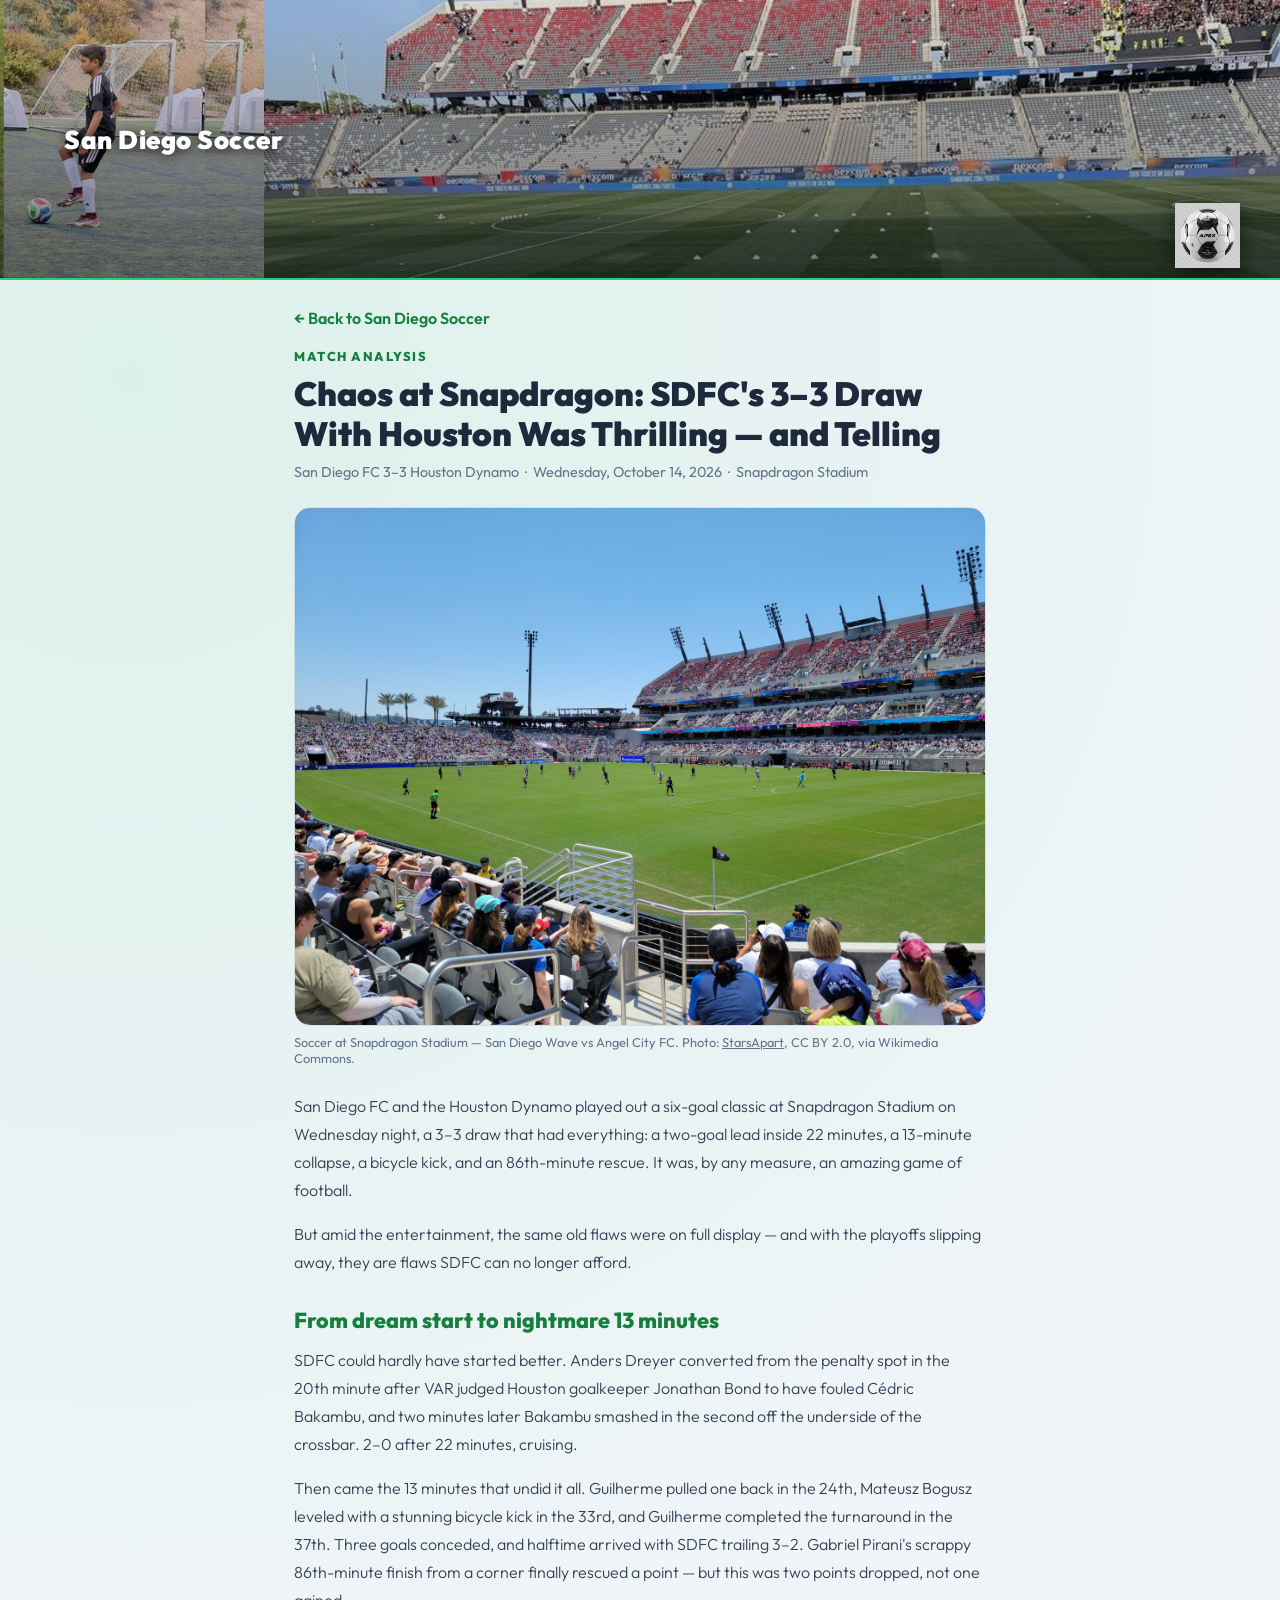
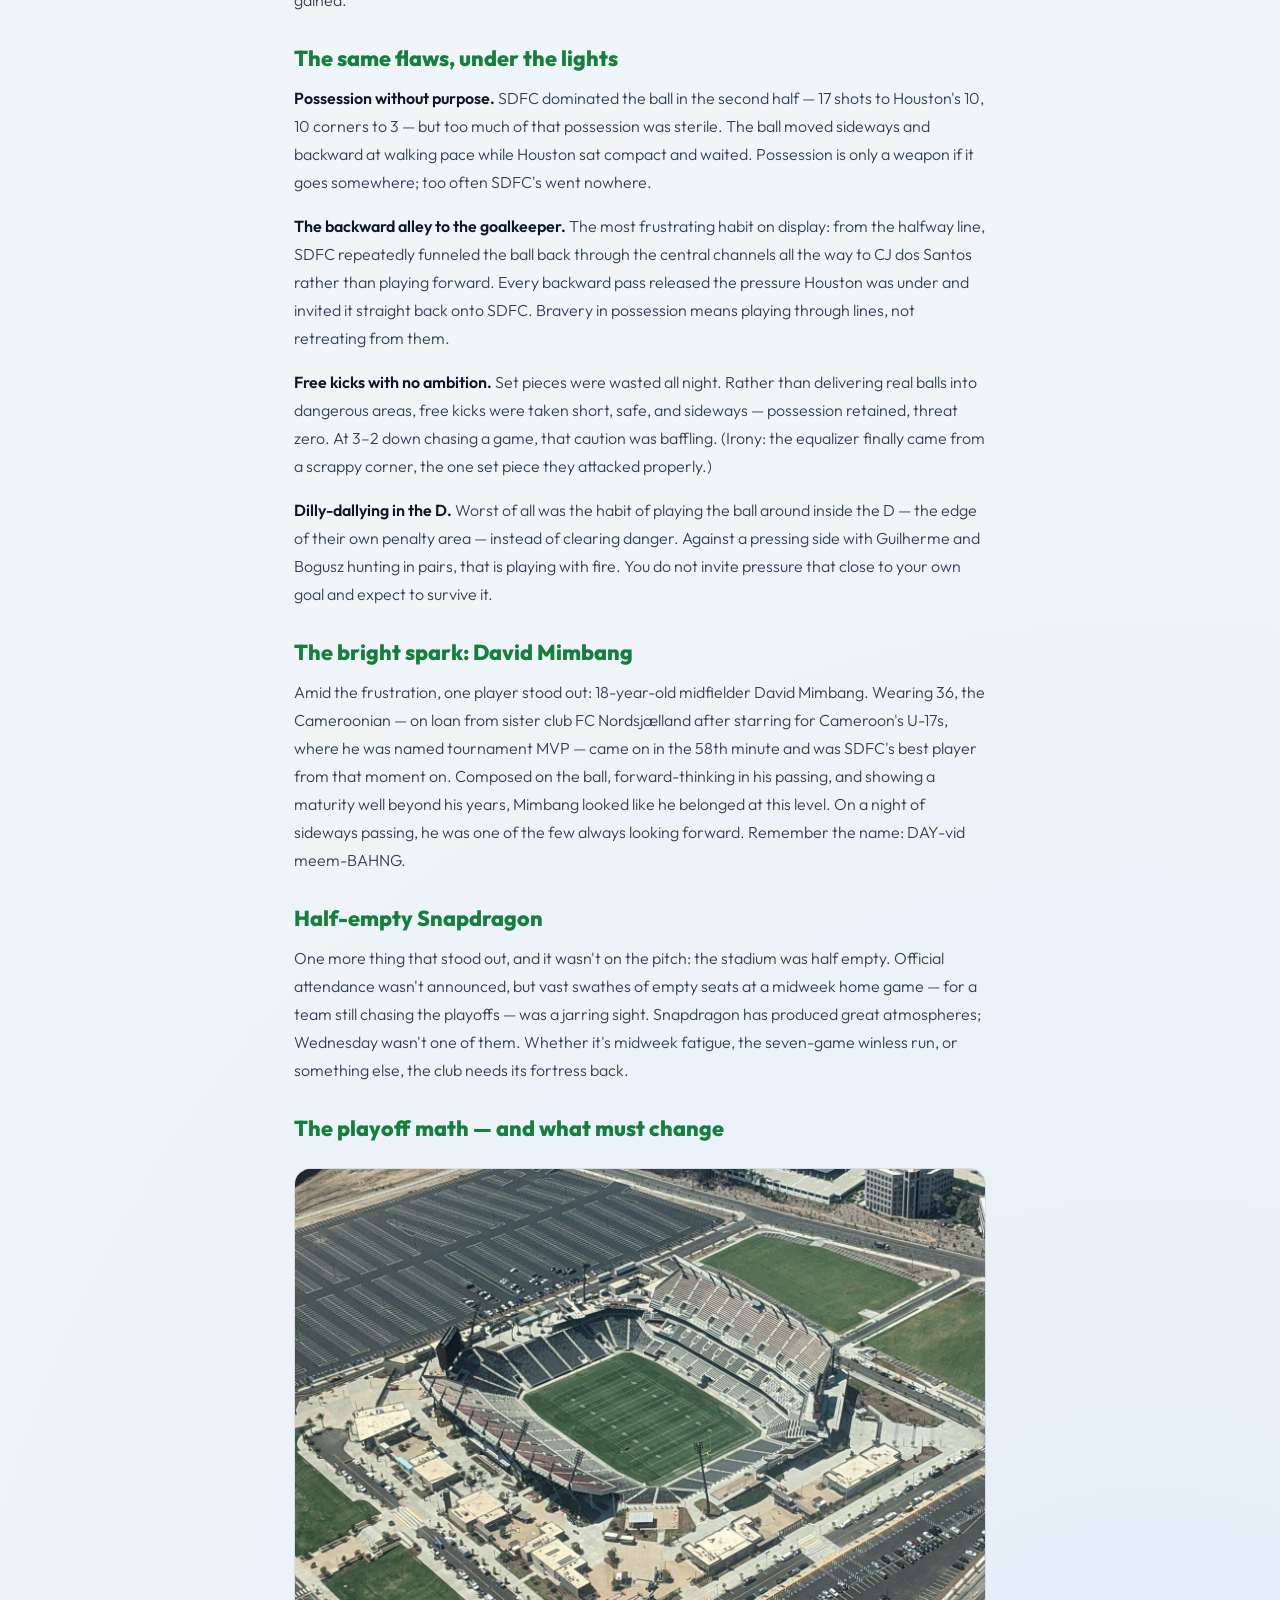
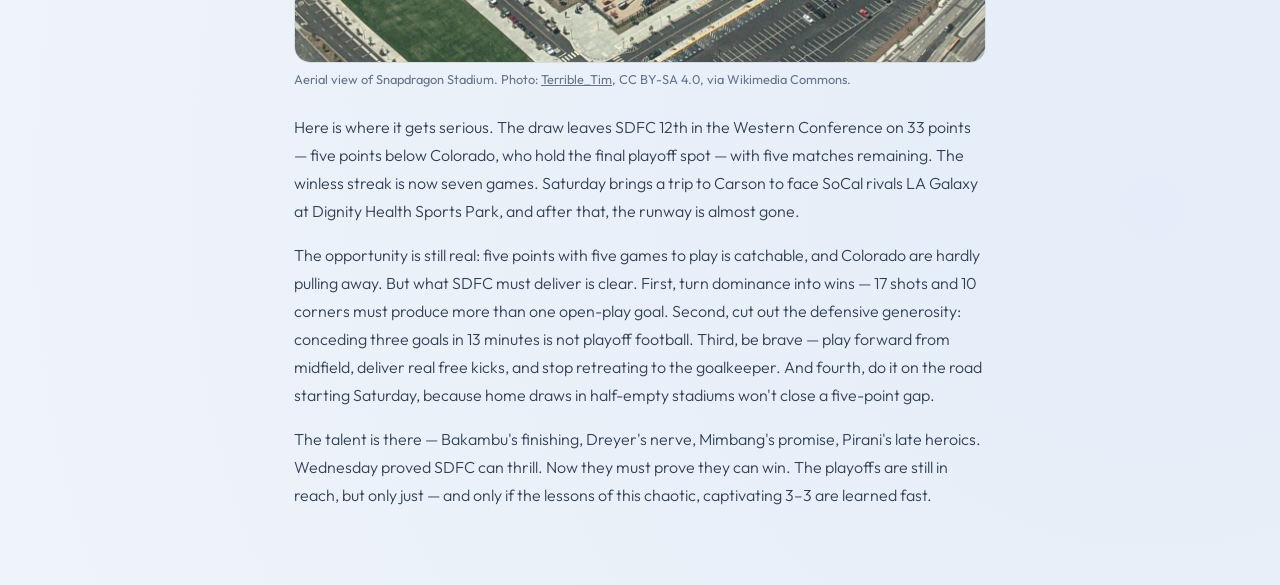
<file: sdfc-houston-3-3.html>
<!DOCTYPE html>
<html lang="en">
<head>
    <script async src="https://pagead2.googlesyndication.com/pagead/js/adsbygoogle.js?client=ca-pub-4543555000395830" crossorigin="anonymous"></script>
    <meta charset="UTF-8">
    <meta name="viewport" content="width=device-width, initial-scale=1.0">
    <title>Chaos at Snapdragon: SDFC's 3–3 Draw With Houston Was Thrilling — and Telling | San Diego Soccer</title>
    <meta name="description" content="Analyst's take on San Diego FC's 3–3 draw with Houston Dynamo: the collapse, the flaws, David Mimbang's breakout, and what the playoff chase demands.">
    <meta property="og:title" content="Chaos at Snapdragon: SDFC's 3–3 Draw With Houston Was Thrilling — and Telling">
    <meta property="og:description" content="Six goals, a 13-minute collapse, a bicycle kick, an 86th-minute rescue — and the same old flaws. What SDFC must fix to keep the playoff dream alive.">
    <meta property="og:image" content="https://soccer.nepaliboy.com/sdfc-snapdragon-soccer.jpg">
    <meta property="og:url" content="https://soccer.nepaliboy.com/sdfc-houston-3-3.html">
    <meta property="og:type" content="article">
    <meta name="twitter:card" content="summary_large_image">
    <link rel="stylesheet" href="style.css?v=7">
    <link rel="preconnect" href="https://fonts.googleapis.com">
    <link rel="preconnect" href="https://fonts.gstatic.com" crossorigin>
    <link href="https://fonts.googleapis.com/css2?family=Outfit:wght@300;400;600;800;900&display=swap" rel="stylesheet">
    <style>
        .article-wrap { max-width: 820px; margin: 0 auto; padding: 28px 5% 60px; }
        .article-kicker { color: var(--primary-dark); font-weight: 800; text-transform: uppercase; letter-spacing: 1.5px; font-size: 0.8rem; margin-bottom: 10px; }
        .article-wrap h1 { font-size: 2.1rem; font-weight: 900; line-height: 1.2; margin-bottom: 8px; }
        .article-meta { color: var(--text-dim); font-size: 0.9rem; margin-bottom: 24px; }
        .article-wrap h2 { font-size: 1.35rem; font-weight: 800; margin: 30px 0 12px; color: var(--primary-dark); }
        .article-wrap p { line-height: 1.75; margin-bottom: 16px; color: #334155; font-weight: 300; }
        .article-wrap p strong { font-weight: 600; color: #0f172a; }
        .article-wrap figure { margin: 26px 0; }
        .article-wrap figure img { width: 100%; border-radius: 16px; border: 1px solid var(--glass-border); display: block; }
        .article-wrap figcaption { font-size: 0.8rem; color: var(--text-dim); margin-top: 8px; }
        .article-wrap figcaption a { color: var(--text-dim); }
        .back-link { display: inline-block; margin-bottom: 20px; color: var(--primary-dark); text-decoration: none; font-weight: 600; }
        .back-link:hover { text-decoration: underline; }
        @media (max-width: 768px) { .article-wrap h1 { font-size: 1.5rem; } }
    </style>
</head>
<body>
    <header class="hero-header">
        <img src="banner-mashup-v5.jpg" alt="San Diego soccer" class="header-bg">
        <div class="header-overlay"></div>
        <div class="banner-title">San Diego Soccer</div>
        <img src="soccer_ball.png" alt="Soccer Ball" class="ball ball-1">
    </header>

    <main class="article-wrap">
        <a class="back-link" href="index.html">← Back to San Diego Soccer</a>
        <div class="article-kicker">Match Analysis</div>
        <h1>Chaos at Snapdragon: SDFC's 3–3 Draw With Houston Was Thrilling — and Telling</h1>
        <div class="article-meta">San Diego FC 3–3 Houston Dynamo &nbsp;·&nbsp; Wednesday, October 14, 2026 &nbsp;·&nbsp; Snapdragon Stadium</div>

        <figure>
            <img src="sdfc-snapdragon-soccer.jpg" alt="Soccer match at Snapdragon Stadium">
            <figcaption>Soccer at Snapdragon Stadium — San Diego Wave vs Angel City FC. Photo: <a href="https://commons.wikimedia.org/wiki/User:StarsApart">StarsApart</a>, CC BY 2.0, via Wikimedia Commons.</figcaption>
        </figure>

        <p>San Diego FC and the Houston Dynamo played out a six-goal classic at Snapdragon Stadium on Wednesday night, a 3–3 draw that had everything: a two-goal lead inside 22 minutes, a 13-minute collapse, a bicycle kick, and an 86th-minute rescue. It was, by any measure, an amazing game of football.</p>

        <p>But amid the entertainment, the same old flaws were on full display — and with the playoffs slipping away, they are flaws SDFC can no longer afford.</p>

        <h2>From dream start to nightmare 13 minutes</h2>

        <p>SDFC could hardly have started better. Anders Dreyer converted from the penalty spot in the 20th minute after VAR judged Houston goalkeeper Jonathan Bond to have fouled Cédric Bakambu, and two minutes later Bakambu smashed in the second off the underside of the crossbar. 2–0 after 22 minutes, cruising.</p>

        <p>Then came the 13 minutes that undid it all. Guilherme pulled one back in the 24th, Mateusz Bogusz leveled with a stunning bicycle kick in the 33rd, and Guilherme completed the turnaround in the 37th. Three goals conceded, and halftime arrived with SDFC trailing 3–2. Gabriel Pirani's scrappy 86th-minute finish from a corner finally rescued a point — but this was two points dropped, not one gained.</p>

        <h2>The same flaws, under the lights</h2>

        <p><strong>Possession without purpose.</strong> SDFC dominated the ball in the second half — 17 shots to Houston's 10, 10 corners to 3 — but too much of that possession was sterile. The ball moved sideways and backward at walking pace while Houston sat compact and waited. Possession is only a weapon if it goes somewhere; too often SDFC's went nowhere.</p>

        <p><strong>The backward alley to the goalkeeper.</strong> The most frustrating habit on display: from the halfway line, SDFC repeatedly funneled the ball back through the central channels all the way to CJ dos Santos rather than playing forward. Every backward pass released the pressure Houston was under and invited it straight back onto SDFC. Bravery in possession means playing through lines, not retreating from them.</p>

        <p><strong>Free kicks with no ambition.</strong> Set pieces were wasted all night. Rather than delivering real balls into dangerous areas, free kicks were taken short, safe, and sideways — possession retained, threat zero. At 3–2 down chasing a game, that caution was baffling. (Irony: the equalizer finally came from a scrappy corner, the one set piece they attacked properly.)</p>

        <p><strong>Dilly-dallying in the D.</strong> Worst of all was the habit of playing the ball around inside the D — the edge of their own penalty area — instead of clearing danger. Against a pressing side with Guilherme and Bogusz hunting in pairs, that is playing with fire. You do not invite pressure that close to your own goal and expect to survive it.</p>

        <h2>The bright spark: David Mimbang</h2>

        <p>Amid the frustration, one player stood out: 18-year-old midfielder David Mimbang. Wearing 36, the Cameroonian — on loan from sister club FC Nordsjælland after starring for Cameroon's U-17s, where he was named tournament MVP — came on in the 58th minute and was SDFC's best player from that moment on. Composed on the ball, forward-thinking in his passing, and showing a maturity well beyond his years, Mimbang looked like he belonged at this level. On a night of sideways passing, he was one of the few always looking forward. Remember the name: DAY-vid meem-BAHNG.</p>

        <h2>Half-empty Snapdragon</h2>

        <p>One more thing that stood out, and it wasn't on the pitch: the stadium was half empty. Official attendance wasn't announced, but vast swathes of empty seats at a midweek home game — for a team still chasing the playoffs — was a jarring sight. Snapdragon has produced great atmospheres; Wednesday wasn't one of them. Whether it's midweek fatigue, the seven-game winless run, or something else, the club needs its fortress back.</p>

        <h2>The playoff math — and what must change</h2>

        <figure>
            <img src="sdfc-snapdragon-aerial.jpg" alt="Aerial view of Snapdragon Stadium">
            <figcaption>Aerial view of Snapdragon Stadium. Photo: <a href="https://commons.wikimedia.org/wiki/User:Terrible_Tim">Terrible_Tim</a>, CC BY-SA 4.0, via Wikimedia Commons.</figcaption>
        </figure>

        <p>Here is where it gets serious. The draw leaves SDFC 12th in the Western Conference on 33 points — five points below Colorado, who hold the final playoff spot — with five matches remaining. The winless streak is now seven games. Saturday brings a trip to Carson to face SoCal rivals LA Galaxy at Dignity Health Sports Park, and after that, the runway is almost gone.</p>

        <p>The opportunity is still real: five points with five games to play is catchable, and Colorado are hardly pulling away. But what SDFC must deliver is clear. First, turn dominance into wins — 17 shots and 10 corners must produce more than one open-play goal. Second, cut out the defensive generosity: conceding three goals in 13 minutes is not playoff football. Third, be brave — play forward from midfield, deliver real free kicks, and stop retreating to the goalkeeper. And fourth, do it on the road starting Saturday, because home draws in half-empty stadiums won't close a five-point gap.</p>

        <p>The talent is there — Bakambu's finishing, Dreyer's nerve, Mimbang's promise, Pirani's late heroics. Wednesday proved SDFC can thrill. Now they must prove they can win. The playoffs are still in reach, but only just — and only if the lessons of this chaotic, captivating 3–3 are learned fast.</p>
    </main>
</body>
</html>
</file>
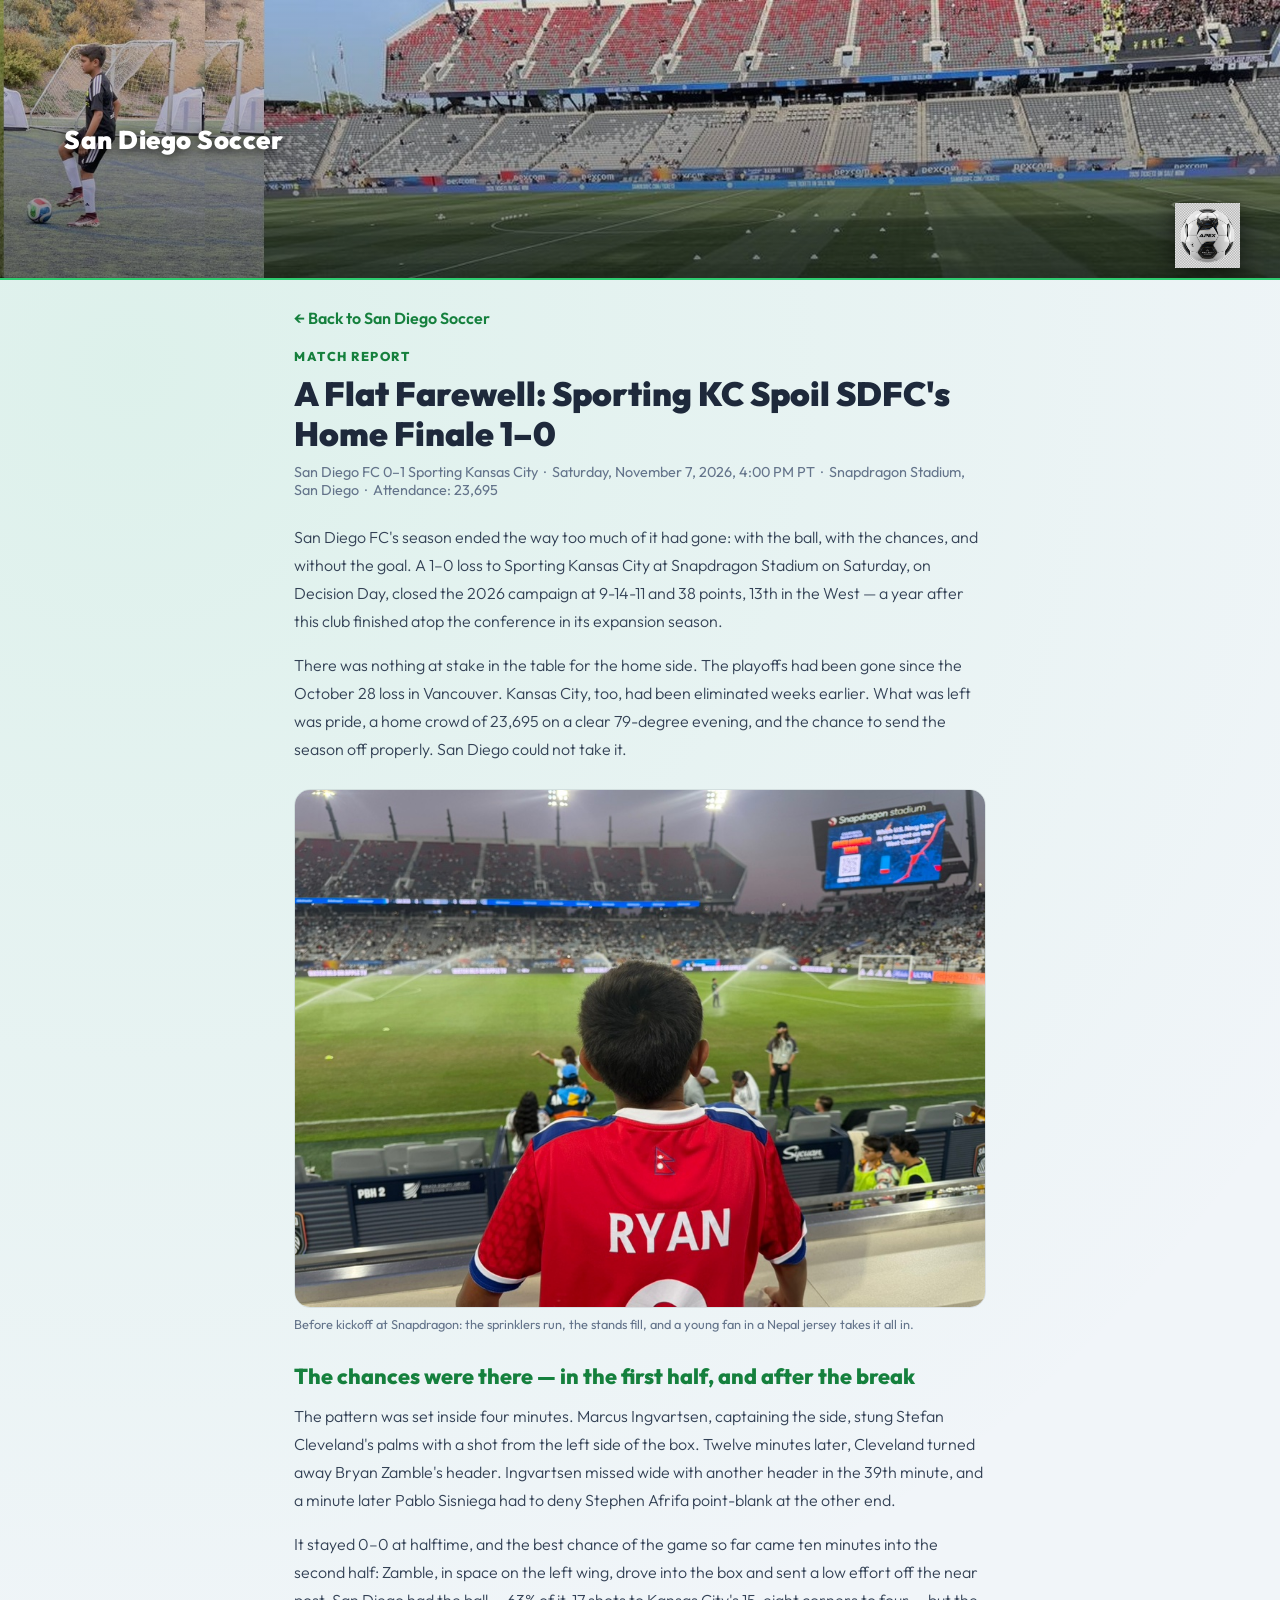
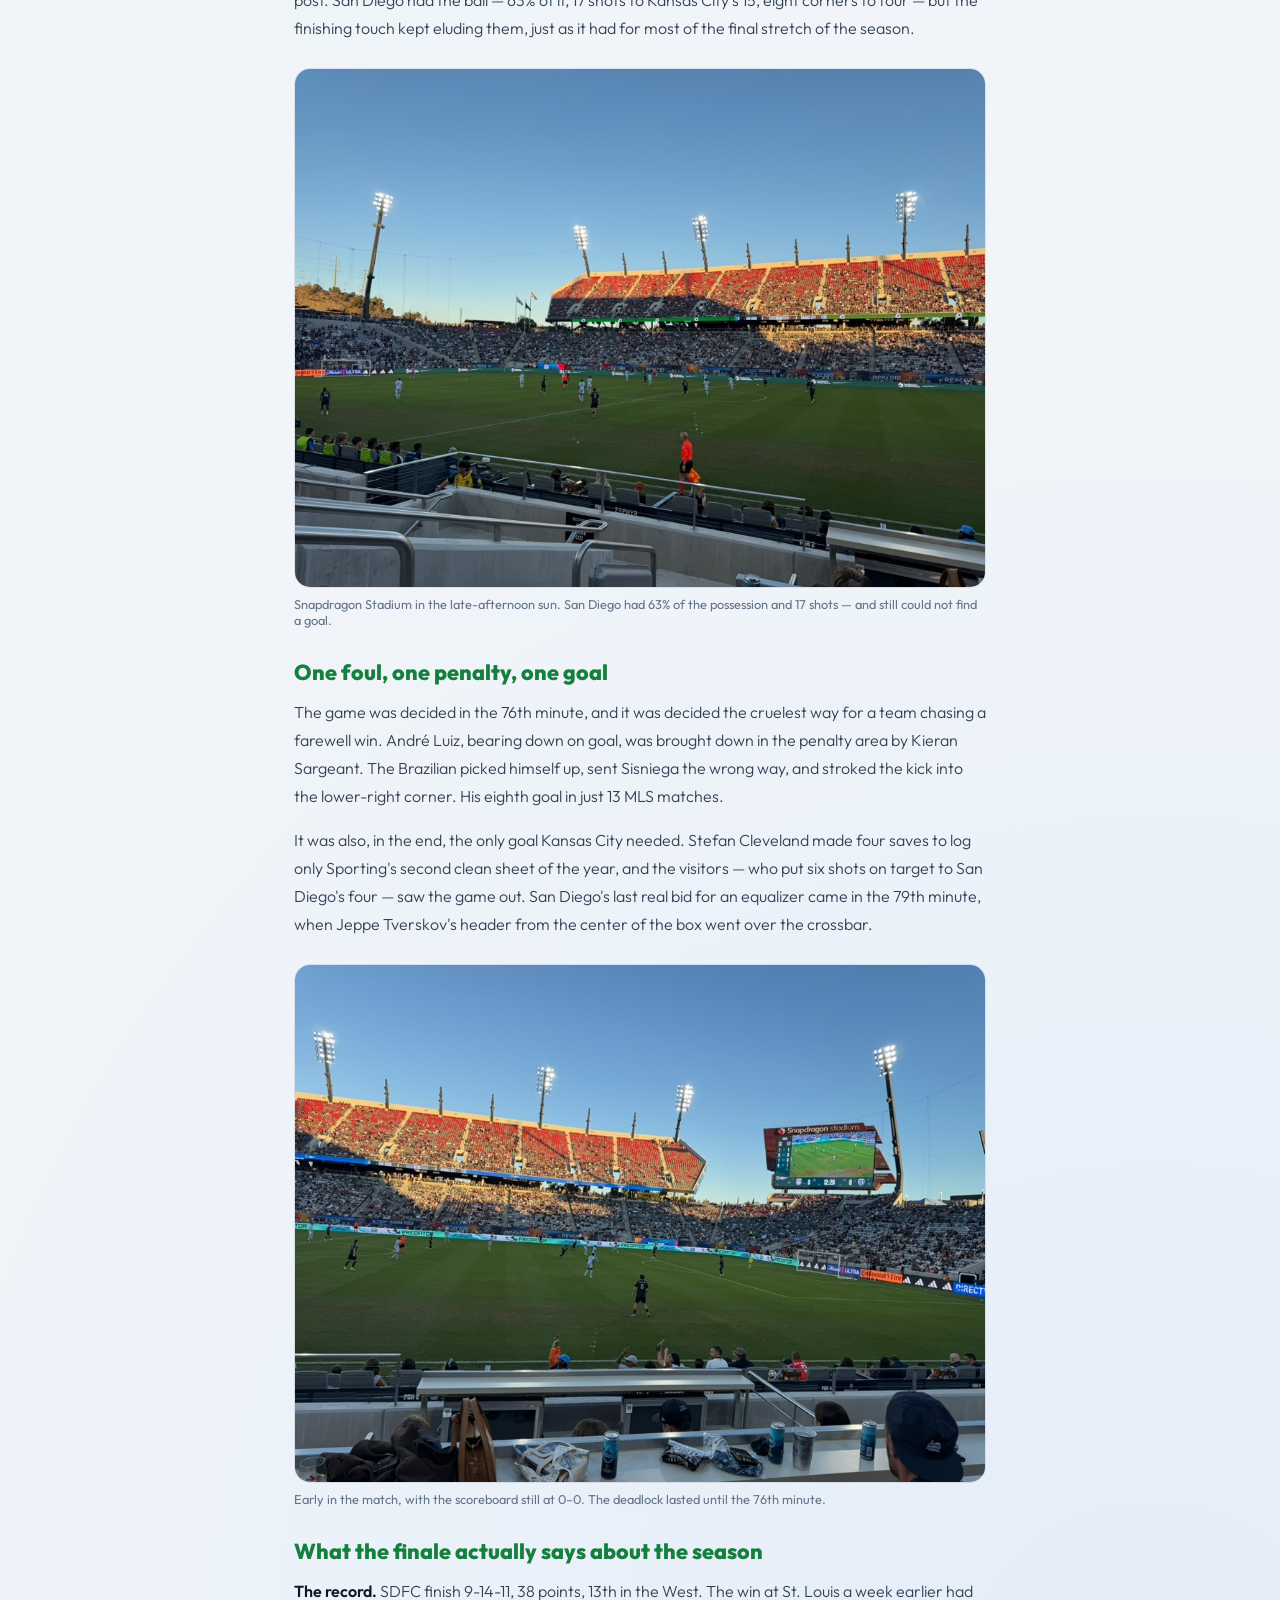
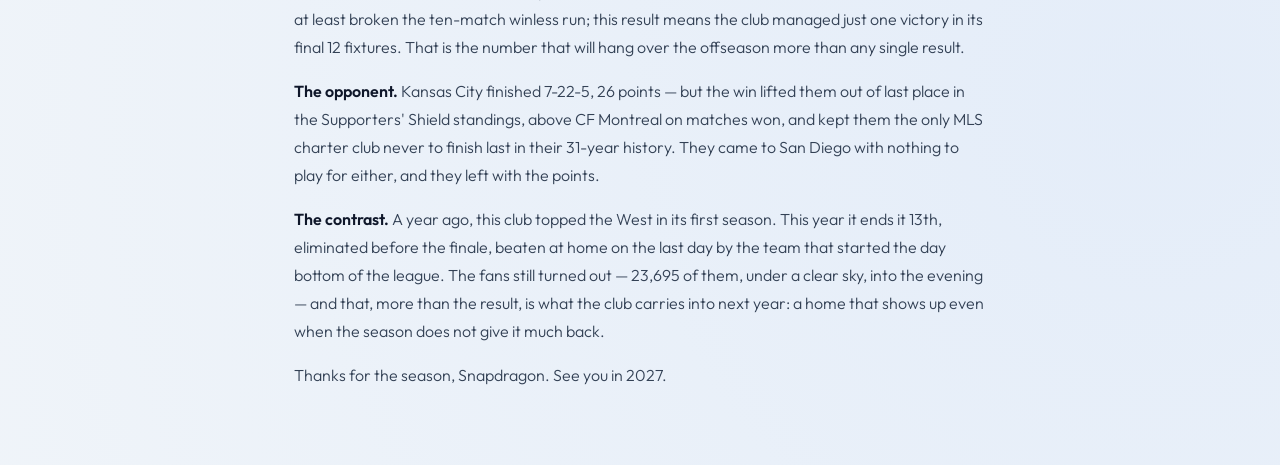
<file: sdfc-kansas-city-0-1.html>
<!DOCTYPE html>
<html lang="en">
<head>
    <script async src="https://pagead2.googlesyndication.com/pagead/js/adsbygoogle.js?client=ca-pub-4543555000395830" crossorigin="anonymous"></script>
    <meta charset="UTF-8">
    <meta name="viewport" content="width=device-width, initial-scale=1.0">
    <title>A Flat Farewell: Sporting KC Spoil SDFC's Home Finale 1–0 | San Diego Soccer</title>
    <meta name="description" content="San Diego FC lost 1–0 to Sporting Kansas City in the home finale on November 7, 2026: André Luiz's 76th-minute penalty settled a game SDFC dominated in possession but could not finish, closing the season at 9-14-11.">
    <meta property="og:title" content="A Flat Farewell: Sporting KC Spoil SDFC's Home Finale 1–0">
    <meta property="og:description" content="André Luiz's 76th-minute penalty was the only goal as San Diego FC fell 1–0 to Sporting Kansas City at Snapdragon Stadium, ending the 2026 season at 9-14-11.">
    <meta property="og:image" content="https://soccer.nepaliboy.com/sdfc-kansas-city-wide.jpg">
    <meta property="og:url" content="https://soccer.nepaliboy.com/sdfc-kansas-city-0-1.html">
    <meta property="og:type" content="article">
    <meta name="twitter:card" content="summary_large_image">
    <link rel="stylesheet" href="style.css?v=7">
    <link rel="preconnect" href="https://fonts.googleapis.com">
    <link rel="preconnect" href="https://fonts.gstatic.com" crossorigin>
    <link href="https://fonts.googleapis.com/css2?family=Outfit:wght@300;400;600;800;900&display=swap" rel="stylesheet">
    <style>
        .article-wrap { max-width: 820px; margin: 0 auto; padding: 28px 5% 60px; }
        .article-kicker { color: var(--primary-dark); font-weight: 800; text-transform: uppercase; letter-spacing: 1.5px; font-size: 0.8rem; margin-bottom: 10px; }
        .article-wrap h1 { font-size: 2.1rem; font-weight: 900; line-height: 1.2; margin-bottom: 8px; }
        .article-meta { color: var(--text-dim); font-size: 0.9rem; margin-bottom: 24px; }
        .article-wrap h2 { font-size: 1.35rem; font-weight: 800; margin: 30px 0 12px; color: var(--primary-dark); }
        .article-wrap p { line-height: 1.75; margin-bottom: 16px; color: #334155; font-weight: 300; }
        .article-wrap p strong { font-weight: 600; color: #0f172a; }
        .article-wrap figure { margin: 26px 0; }
        .article-wrap figure img { width: 100%; border-radius: 16px; border: 1px solid var(--glass-border); display: block; }
        .article-wrap figcaption { font-size: 0.8rem; color: var(--text-dim); margin-top: 8px; }
        .back-link { display: inline-block; margin-bottom: 20px; color: var(--primary-dark); text-decoration: none; font-weight: 600; }
        .back-link:hover { text-decoration: underline; }
        @media (max-width: 768px) { .article-wrap h1 { font-size: 1.5rem; } }
    </style>
</head>
<body>
    <header class="hero-header">
        <img src="banner-mashup-v5.jpg" alt="San Diego soccer" class="header-bg">
        <div class="header-overlay"></div>
        <div class="banner-title">San Diego Soccer</div>
        <img src="soccer_ball.png" alt="Soccer Ball" class="ball ball-1">
    </header>

    <main class="article-wrap">
        <a class="back-link" href="index.html">← Back to San Diego Soccer</a>
        <div class="article-kicker">Match Report</div>
        <h1>A Flat Farewell: Sporting KC Spoil SDFC's Home Finale 1–0</h1>
        <div class="article-meta">San Diego FC 0–1 Sporting Kansas City &nbsp;·&nbsp; Saturday, November 7, 2026, 4:00 PM PT &nbsp;·&nbsp; Snapdragon Stadium, San Diego &nbsp;·&nbsp; Attendance: 23,695</div>

        <p>San Diego FC's season ended the way too much of it had gone: with the ball, with the chances, and without the goal. A 1–0 loss to Sporting Kansas City at Snapdragon Stadium on Saturday, on Decision Day, closed the 2026 campaign at 9-14-11 and 38 points, 13th in the West — a year after this club finished atop the conference in its expansion season.</p>

        <p>There was nothing at stake in the table for the home side. The playoffs had been gone since the October 28 loss in Vancouver. Kansas City, too, had been eliminated weeks earlier. What was left was pride, a home crowd of 23,695 on a clear 79-degree evening, and the chance to send the season off properly. San Diego could not take it.</p>

        <figure>
            <img src="sdfc-kansas-city-fan.jpg" alt="Young fan in a Nepal jersey watching the sprinklers before kickoff at Snapdragon Stadium">
            <figcaption>Before kickoff at Snapdragon: the sprinklers run, the stands fill, and a young fan in a Nepal jersey takes it all in.</figcaption>
        </figure>

        <h2>The chances were there — in the first half, and after the break</h2>

        <p>The pattern was set inside four minutes. Marcus Ingvartsen, captaining the side, stung Stefan Cleveland's palms with a shot from the left side of the box. Twelve minutes later, Cleveland turned away Bryan Zamble's header. Ingvartsen missed wide with another header in the 39th minute, and a minute later Pablo Sisniega had to deny Stephen Afrifa point-blank at the other end.</p>

        <p>It stayed 0–0 at halftime, and the best chance of the game so far came ten minutes into the second half: Zamble, in space on the left wing, drove into the box and sent a low effort off the near post. San Diego had the ball — 63% of it, 17 shots to Kansas City's 15, eight corners to four — but the finishing touch kept eluding them, just as it had for most of the final stretch of the season.</p>

        <figure>
            <img src="sdfc-kansas-city-wide.jpg" alt="Snapdragon Stadium in late-afternoon sun during San Diego FC vs Sporting Kansas City">
            <figcaption>Snapdragon Stadium in the late-afternoon sun. San Diego had 63% of the possession and 17 shots — and still could not find a goal.</figcaption>
        </figure>

        <h2>One foul, one penalty, one goal</h2>

        <p>The game was decided in the 76th minute, and it was decided the cruelest way for a team chasing a farewell win. André Luiz, bearing down on goal, was brought down in the penalty area by Kieran Sargeant. The Brazilian picked himself up, sent Sisniega the wrong way, and stroked the kick into the lower-right corner. His eighth goal in just 13 MLS matches.</p>

        <p>It was also, in the end, the only goal Kansas City needed. Stefan Cleveland made four saves to log only Sporting's second clean sheet of the year, and the visitors — who put six shots on target to San Diego's four — saw the game out. San Diego's last real bid for an equalizer came in the 79th minute, when Jeppe Tverskov's header from the center of the box went over the crossbar.</p>

        <figure>
            <img src="sdfc-kansas-city-match.jpg" alt="San Diego FC vs Sporting Kansas City in play at Snapdragon Stadium, scoreboard showing 0-0 in the 13th minute">
            <figcaption>Early in the match, with the scoreboard still at 0–0. The deadlock lasted until the 76th minute.</figcaption>
        </figure>

        <h2>What the finale actually says about the season</h2>

        <p><strong>The record.</strong> SDFC finish 9-14-11, 38 points, 13th in the West. The win at St. Louis a week earlier had at least broken the ten-match winless run; this result means the club managed just one victory in its final 12 fixtures. That is the number that will hang over the offseason more than any single result.</p>

        <p><strong>The opponent.</strong> Kansas City finished 7-22-5, 26 points — but the win lifted them out of last place in the Supporters' Shield standings, above CF Montreal on matches won, and kept them the only MLS charter club never to finish last in their 31-year history. They came to San Diego with nothing to play for either, and they left with the points.</p>

        <p><strong>The contrast.</strong> A year ago, this club topped the West in its first season. This year it ends it 13th, eliminated before the finale, beaten at home on the last day by the team that started the day bottom of the league. The fans still turned out — 23,695 of them, under a clear sky, into the evening — and that, more than the result, is what the club carries into next year: a home that shows up even when the season does not give it much back.</p>

        <p>Thanks for the season, Snapdragon. See you in 2027.</p>
    </main>
</body>
</html>
</file>
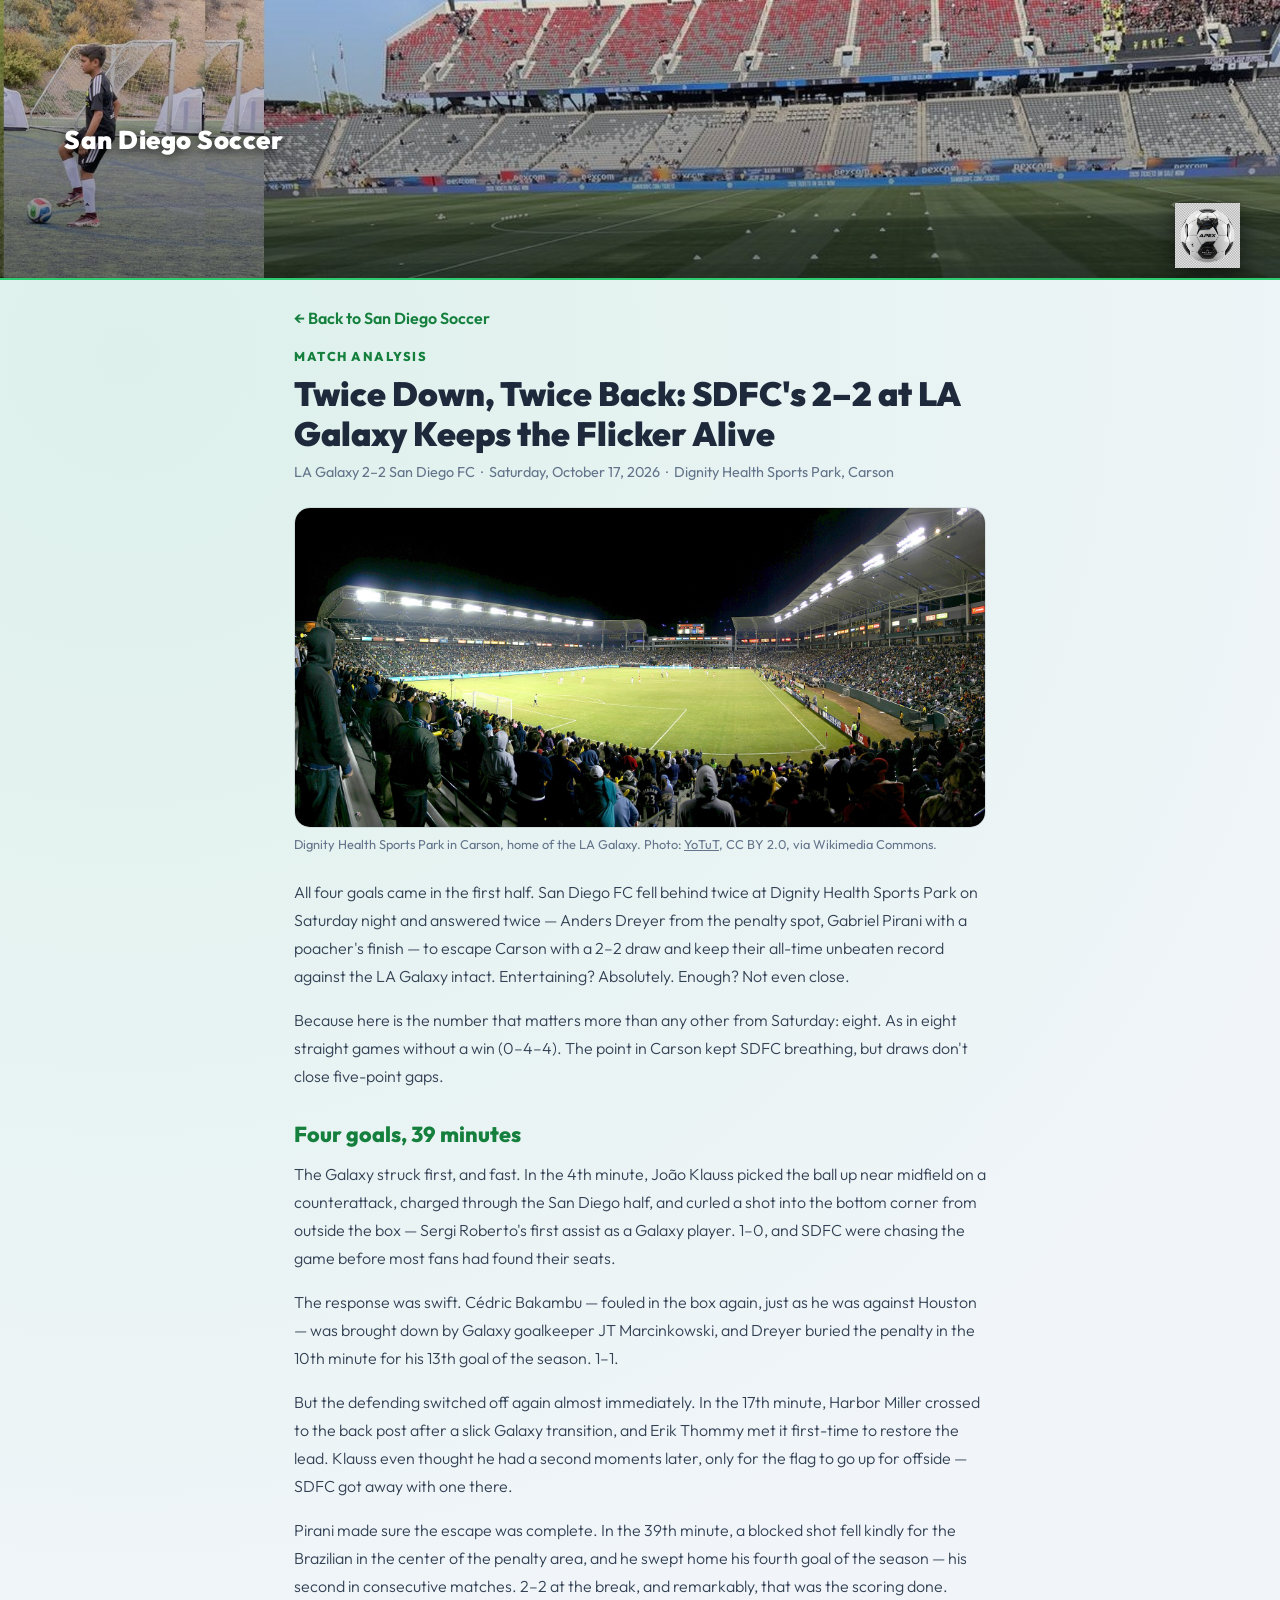
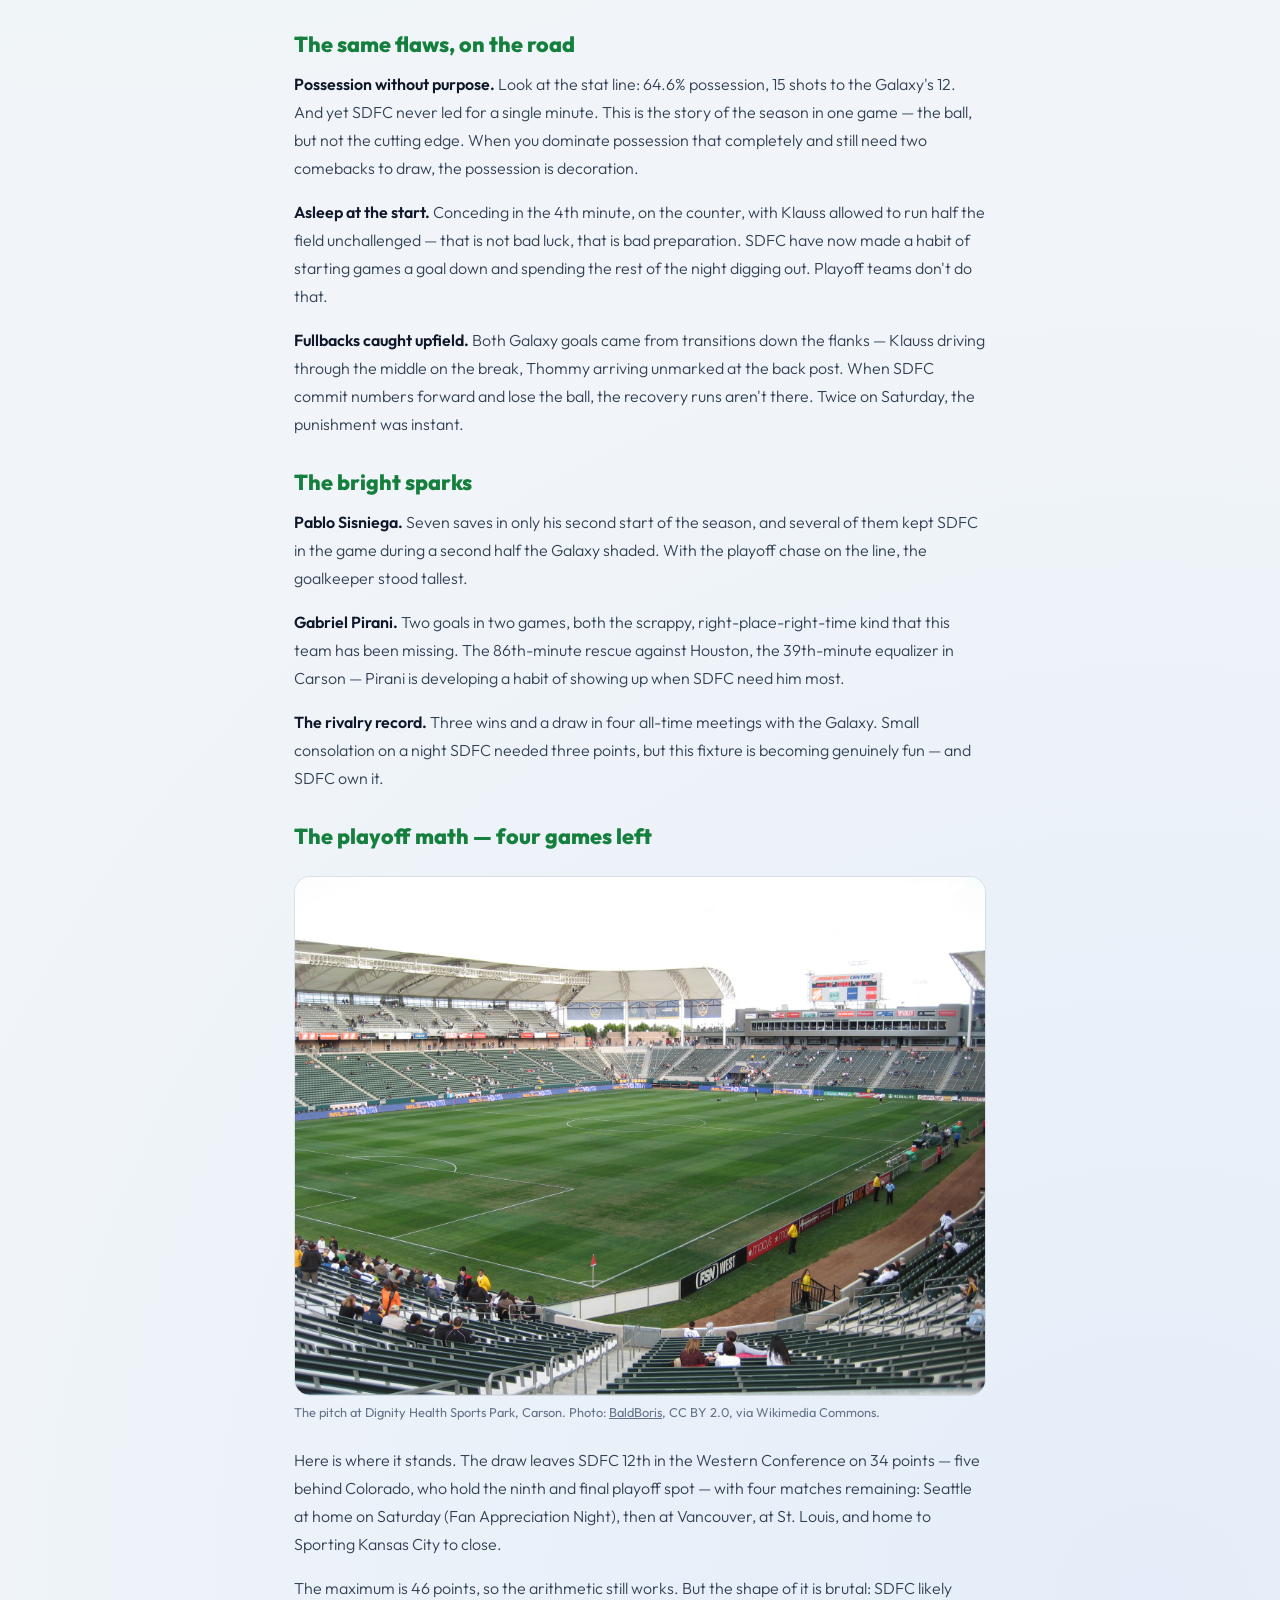
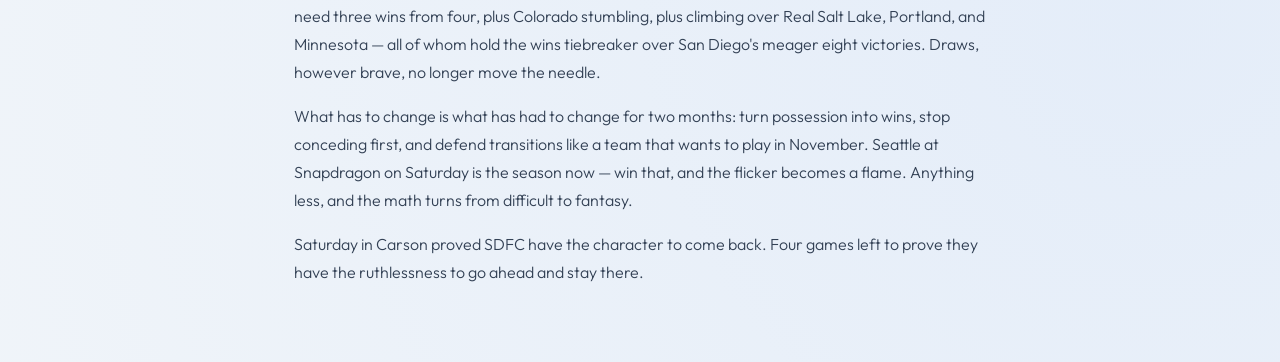
<file: sdfc-la-galaxy-2-2.html>
<!DOCTYPE html>
<html lang="en">
<head>
    <script async src="https://pagead2.googlesyndication.com/pagead/js/adsbygoogle.js?client=ca-pub-4543555000395830" crossorigin="anonymous"></script>
    <meta charset="UTF-8">
    <meta name="viewport" content="width=device-width, initial-scale=1.0">
    <title>Twice Down, Twice Back: SDFC's 2–2 at LA Galaxy Keeps the Flicker Alive | San Diego Soccer</title>
    <meta name="description" content="Analyst's take on San Diego FC's 2–2 draw at LA Galaxy: four first-half goals, the unbeaten rivalry record intact, the same old flaws — and the playoff math with four games left.">
    <meta property="og:title" content="Twice Down, Twice Back: SDFC's 2–2 at LA Galaxy Keeps the Flicker Alive">
    <meta property="og:description" content="Four goals in one half, two comebacks, an unbeaten rivalry record — and an eighth straight game without a win. What the draw in Carson means for the playoff chase.">
    <meta property="og:image" content="https://soccer.nepaliboy.com/dignity-health-panorama.jpg">
    <meta property="og:url" content="https://soccer.nepaliboy.com/sdfc-la-galaxy-2-2.html">
    <meta property="og:type" content="article">
    <meta name="twitter:card" content="summary_large_image">
    <link rel="stylesheet" href="style.css?v=7">
    <link rel="preconnect" href="https://fonts.googleapis.com">
    <link rel="preconnect" href="https://fonts.gstatic.com" crossorigin>
    <link href="https://fonts.googleapis.com/css2?family=Outfit:wght@300;400;600;800;900&display=swap" rel="stylesheet">
    <style>
        .article-wrap { max-width: 820px; margin: 0 auto; padding: 28px 5% 60px; }
        .article-kicker { color: var(--primary-dark); font-weight: 800; text-transform: uppercase; letter-spacing: 1.5px; font-size: 0.8rem; margin-bottom: 10px; }
        .article-wrap h1 { font-size: 2.1rem; font-weight: 900; line-height: 1.2; margin-bottom: 8px; }
        .article-meta { color: var(--text-dim); font-size: 0.9rem; margin-bottom: 24px; }
        .article-wrap h2 { font-size: 1.35rem; font-weight: 800; margin: 30px 0 12px; color: var(--primary-dark); }
        .article-wrap p { line-height: 1.75; margin-bottom: 16px; color: #334155; font-weight: 300; }
        .article-wrap p strong { font-weight: 600; color: #0f172a; }
        .article-wrap figure { margin: 26px 0; }
        .article-wrap figure img { width: 100%; border-radius: 16px; border: 1px solid var(--glass-border); display: block; }
        .article-wrap figcaption { font-size: 0.8rem; color: var(--text-dim); margin-top: 8px; }
        .article-wrap figcaption a { color: var(--text-dim); }
        .back-link { display: inline-block; margin-bottom: 20px; color: var(--primary-dark); text-decoration: none; font-weight: 600; }
        .back-link:hover { text-decoration: underline; }
        @media (max-width: 768px) { .article-wrap h1 { font-size: 1.5rem; } }
    </style>
</head>
<body>
    <header class="hero-header">
        <img src="banner-mashup-v5.jpg" alt="San Diego soccer" class="header-bg">
        <div class="header-overlay"></div>
        <div class="banner-title">San Diego Soccer</div>
        <img src="soccer_ball.png" alt="Soccer Ball" class="ball ball-1">
    </header>

    <main class="article-wrap">
        <a class="back-link" href="index.html">← Back to San Diego Soccer</a>
        <div class="article-kicker">Match Analysis</div>
        <h1>Twice Down, Twice Back: SDFC's 2–2 at LA Galaxy Keeps the Flicker Alive</h1>
        <div class="article-meta">LA Galaxy 2–2 San Diego FC &nbsp;·&nbsp; Saturday, October 17, 2026 &nbsp;·&nbsp; Dignity Health Sports Park, Carson</div>

        <figure>
            <img src="dignity-health-panorama.jpg" alt="LA Galaxy match at Dignity Health Sports Park, Carson">
            <figcaption>Dignity Health Sports Park in Carson, home of the LA Galaxy. Photo: <a href="https://www.flickr.com/people/10088550@N00">YoTuT</a>, CC BY 2.0, via Wikimedia Commons.</figcaption>
        </figure>

        <p>All four goals came in the first half. San Diego FC fell behind twice at Dignity Health Sports Park on Saturday night and answered twice — Anders Dreyer from the penalty spot, Gabriel Pirani with a poacher's finish — to escape Carson with a 2–2 draw and keep their all-time unbeaten record against the LA Galaxy intact. Entertaining? Absolutely. Enough? Not even close.</p>

        <p>Because here is the number that matters more than any other from Saturday: eight. As in eight straight games without a win (0–4–4). The point in Carson kept SDFC breathing, but draws don't close five-point gaps.</p>

        <h2>Four goals, 39 minutes</h2>

        <p>The Galaxy struck first, and fast. In the 4th minute, João Klauss picked the ball up near midfield on a counterattack, charged through the San Diego half, and curled a shot into the bottom corner from outside the box — Sergi Roberto's first assist as a Galaxy player. 1–0, and SDFC were chasing the game before most fans had found their seats.</p>

        <p>The response was swift. Cédric Bakambu — fouled in the box again, just as he was against Houston — was brought down by Galaxy goalkeeper JT Marcinkowski, and Dreyer buried the penalty in the 10th minute for his 13th goal of the season. 1–1.</p>

        <p>But the defending switched off again almost immediately. In the 17th minute, Harbor Miller crossed to the back post after a slick Galaxy transition, and Erik Thommy met it first-time to restore the lead. Klauss even thought he had a second moments later, only for the flag to go up for offside — SDFC got away with one there.</p>

        <p>Pirani made sure the escape was complete. In the 39th minute, a blocked shot fell kindly for the Brazilian in the center of the penalty area, and he swept home his fourth goal of the season — his second in consecutive matches. 2–2 at the break, and remarkably, that was the scoring done.</p>

        <h2>The same flaws, on the road</h2>

        <p><strong>Possession without purpose.</strong> Look at the stat line: 64.6% possession, 15 shots to the Galaxy's 12. And yet SDFC never led for a single minute. This is the story of the season in one game — the ball, but not the cutting edge. When you dominate possession that completely and still need two comebacks to draw, the possession is decoration.</p>

        <p><strong>Asleep at the start.</strong> Conceding in the 4th minute, on the counter, with Klauss allowed to run half the field unchallenged — that is not bad luck, that is bad preparation. SDFC have now made a habit of starting games a goal down and spending the rest of the night digging out. Playoff teams don't do that.</p>

        <p><strong>Fullbacks caught upfield.</strong> Both Galaxy goals came from transitions down the flanks — Klauss driving through the middle on the break, Thommy arriving unmarked at the back post. When SDFC commit numbers forward and lose the ball, the recovery runs aren't there. Twice on Saturday, the punishment was instant.</p>

        <h2>The bright sparks</h2>

        <p><strong>Pablo Sisniega.</strong> Seven saves in only his second start of the season, and several of them kept SDFC in the game during a second half the Galaxy shaded. With the playoff chase on the line, the goalkeeper stood tallest.</p>

        <p><strong>Gabriel Pirani.</strong> Two goals in two games, both the scrappy, right-place-right-time kind that this team has been missing. The 86th-minute rescue against Houston, the 39th-minute equalizer in Carson — Pirani is developing a habit of showing up when SDFC need him most.</p>

        <p><strong>The rivalry record.</strong> Three wins and a draw in four all-time meetings with the Galaxy. Small consolation on a night SDFC needed three points, but this fixture is becoming genuinely fun — and SDFC own it.</p>

        <h2>The playoff math — four games left</h2>

        <figure>
            <img src="dignity-health-pitch.jpg" alt="The pitch at Dignity Health Sports Park">
            <figcaption>The pitch at Dignity Health Sports Park, Carson. Photo: <a href="https://commons.wikimedia.org/wiki/User:BaldBoris">BaldBoris</a>, CC BY 2.0, via Wikimedia Commons.</figcaption>
        </figure>

        <p>Here is where it stands. The draw leaves SDFC 12th in the Western Conference on 34 points — five behind Colorado, who hold the ninth and final playoff spot — with four matches remaining: Seattle at home on Saturday (Fan Appreciation Night), then at Vancouver, at St. Louis, and home to Sporting Kansas City to close.</p>

        <p>The maximum is 46 points, so the arithmetic still works. But the shape of it is brutal: SDFC likely need three wins from four, plus Colorado stumbling, plus climbing over Real Salt Lake, Portland, and Minnesota — all of whom hold the wins tiebreaker over San Diego's meager eight victories. Draws, however brave, no longer move the needle.</p>

        <p>What has to change is what has had to change for two months: turn possession into wins, stop conceding first, and defend transitions like a team that wants to play in November. Seattle at Snapdragon on Saturday is the season now — win that, and the flicker becomes a flame. Anything less, and the math turns from difficult to fantasy.</p>

        <p>Saturday in Carson proved SDFC have the character to come back. Four games left to prove they have the ruthlessness to go ahead and stay there.</p>
    </main>
</body>
</html>
</file>
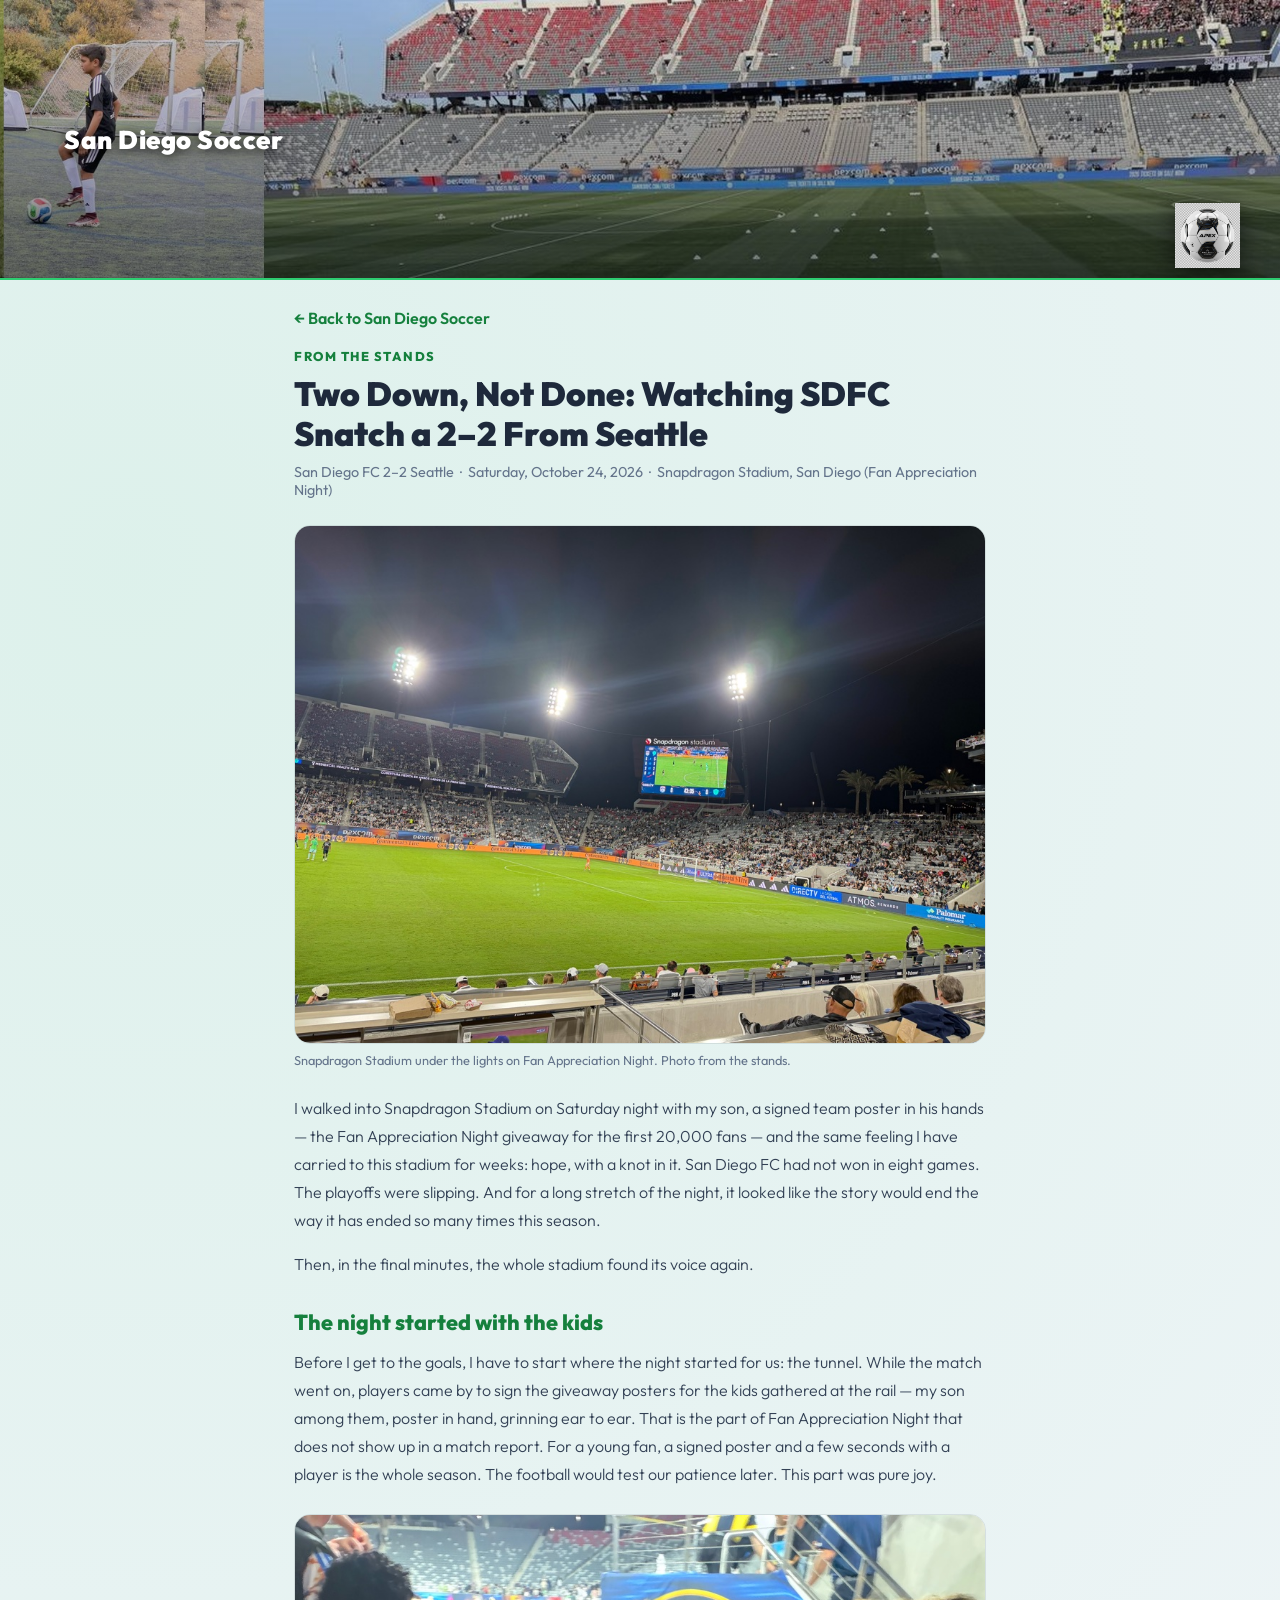
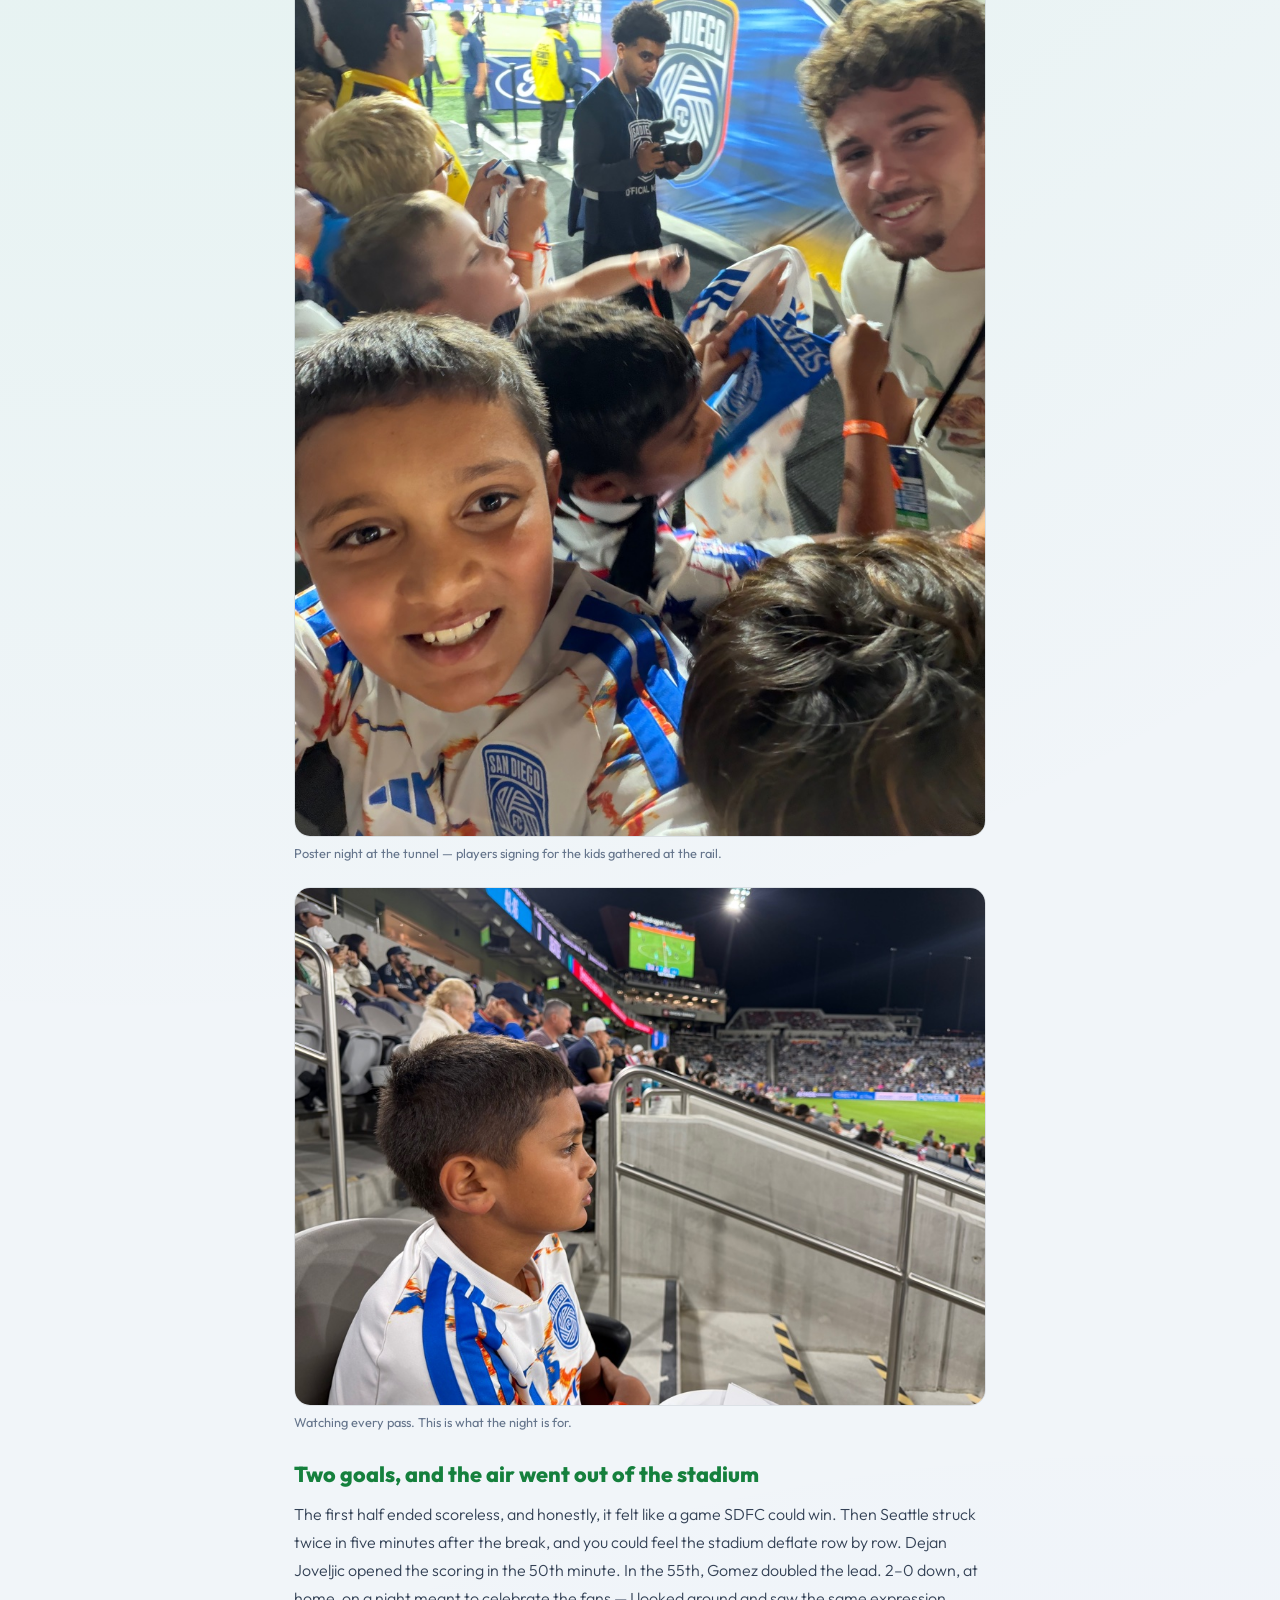
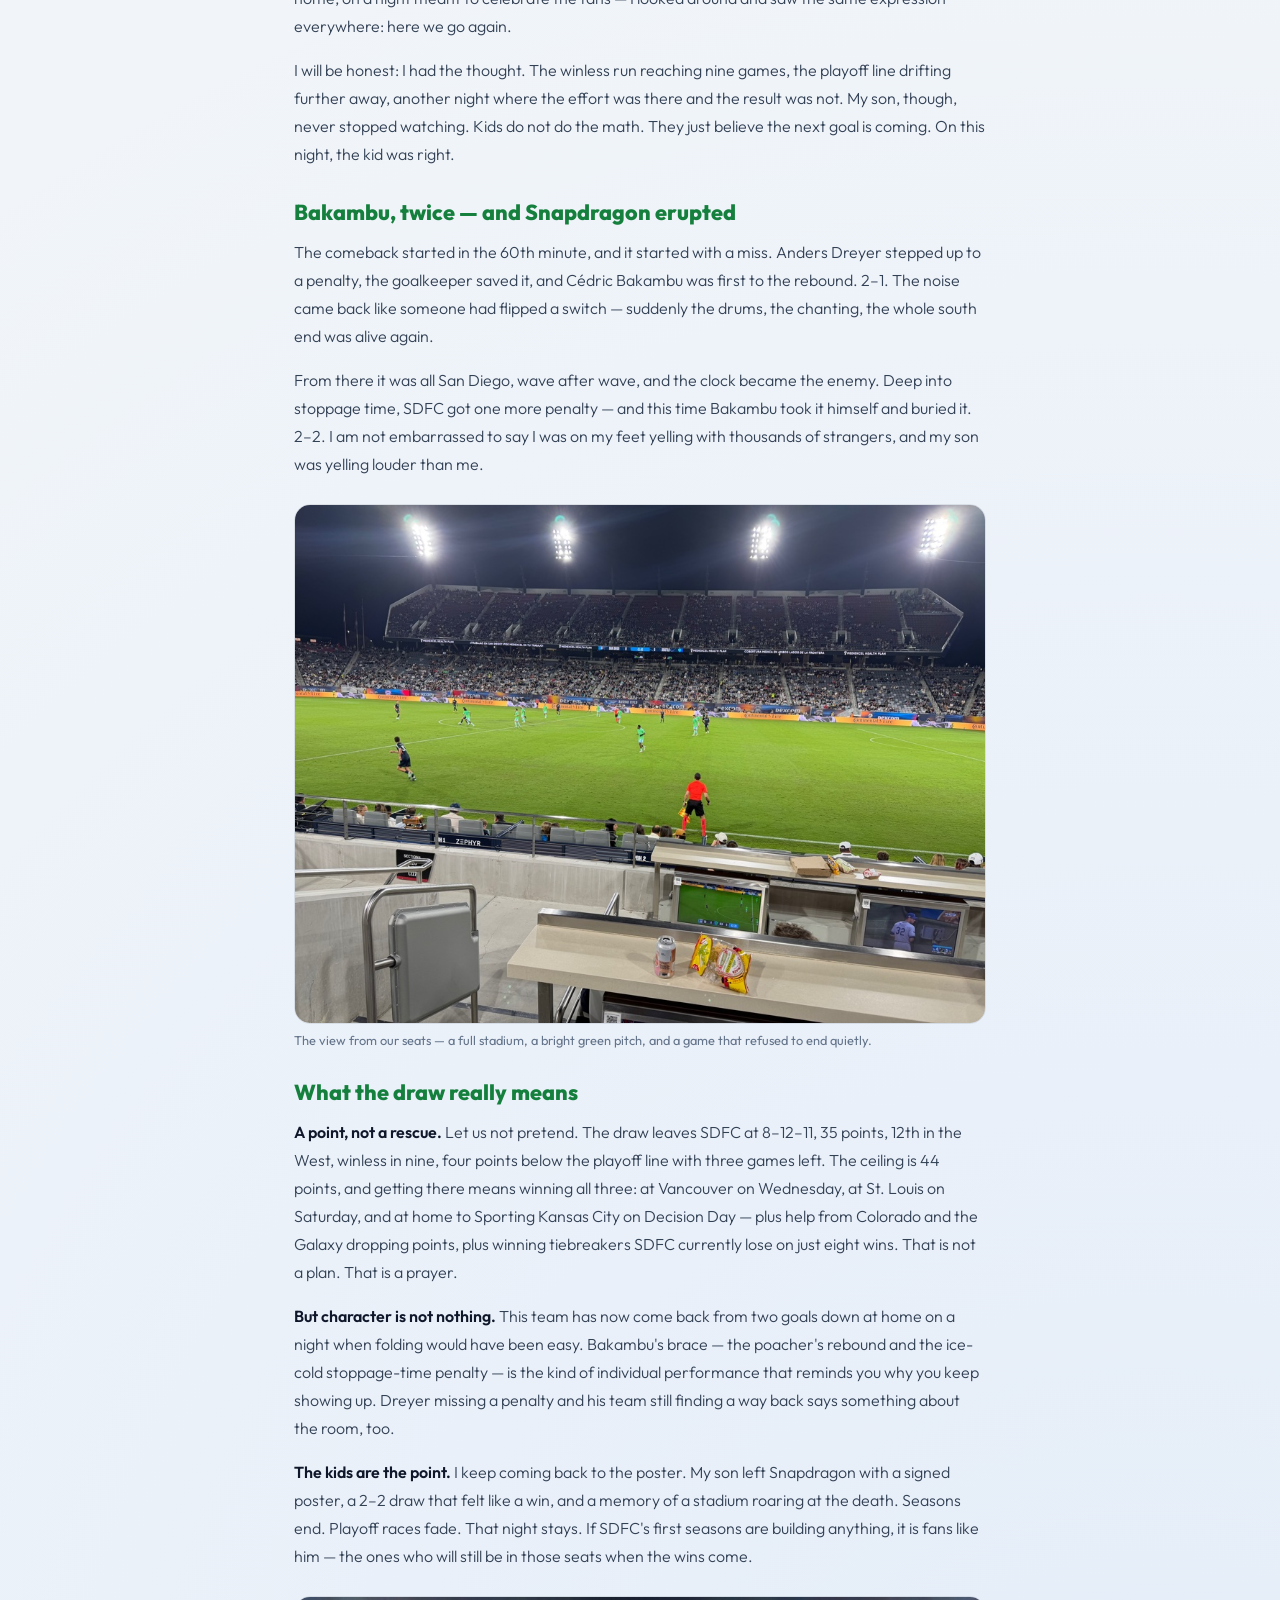
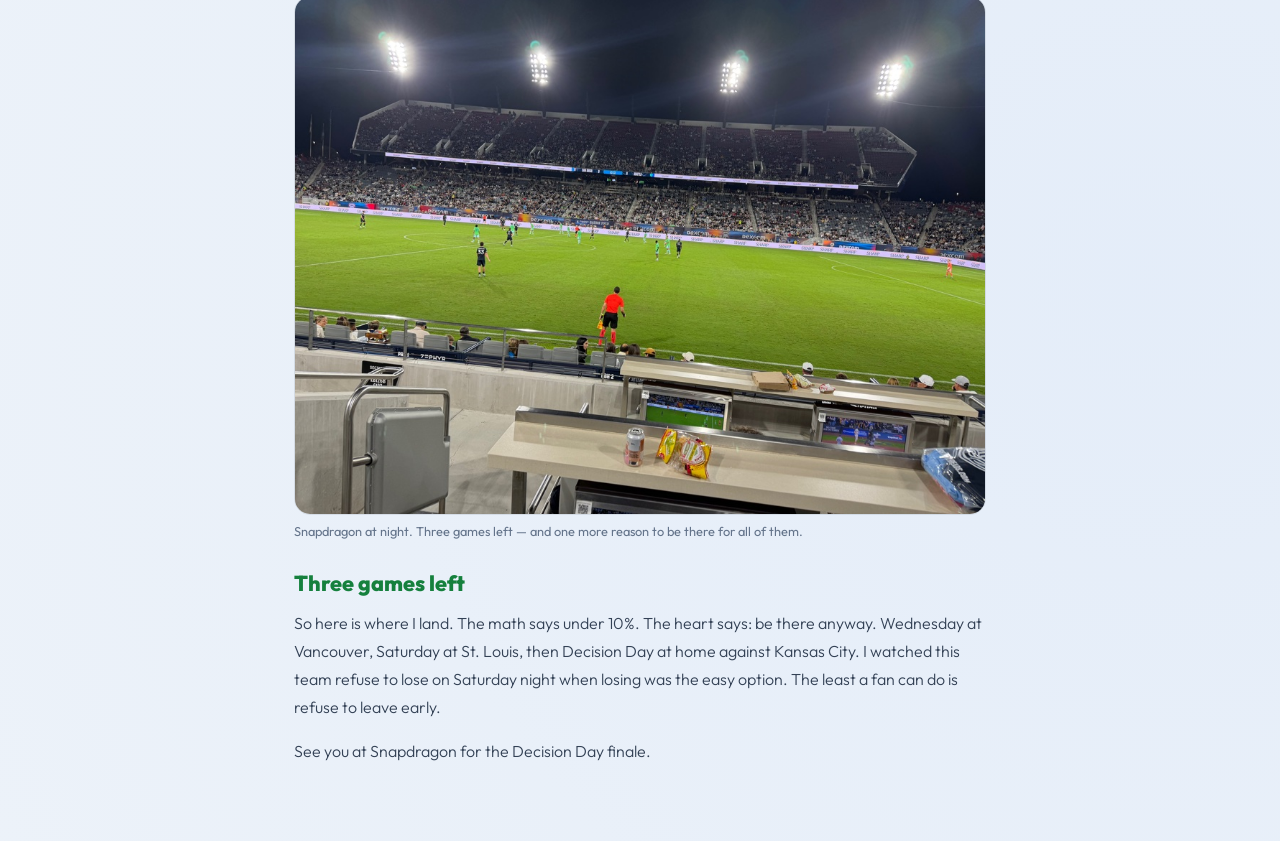
<file: sdfc-seattle-2-2.html>
<!DOCTYPE html>
<html lang="en">
<head>
    <script async src="https://pagead2.googlesyndication.com/pagead/js/adsbygoogle.js?client=ca-pub-4543555000395830" crossorigin="anonymous"></script>
    <meta charset="UTF-8">
    <meta name="viewport" content="width=device-width, initial-scale=1.0">
    <title>Two Down, Not Done: Watching SDFC Snatch a 2–2 From Seattle | San Diego Soccer</title>
    <meta name="description" content="A fan's first-person account of San Diego FC's 2–2 draw with Seattle on Fan Appreciation Night at Snapdragon Stadium: down 2–0, a Bakambu brace, and a stoppage-time penalty that shook the stadium.">
    <meta property="og:title" content="Two Down, Not Done: Watching SDFC Snatch a 2–2 From Seattle">
    <meta property="og:description" content="Down 2–0 on Fan Appreciation Night, San Diego FC fought back for a 2–2 draw with Seattle — a Bakambu brace, a stoppage-time penalty, and a night at Snapdragon I won't forget.">
    <meta property="og:image" content="https://soccer.nepaliboy.com/sdfc-seattle-night-1.jpg">
    <meta property="og:url" content="https://soccer.nepaliboy.com/sdfc-seattle-2-2.html">
    <meta property="og:type" content="article">
    <meta name="twitter:card" content="summary_large_image">
    <link rel="stylesheet" href="style.css?v=7">
    <link rel="preconnect" href="https://fonts.googleapis.com">
    <link rel="preconnect" href="https://fonts.gstatic.com" crossorigin>
    <link href="https://fonts.googleapis.com/css2?family=Outfit:wght@300;400;600;800;900&display=swap" rel="stylesheet">
    <style>
        .article-wrap { max-width: 820px; margin: 0 auto; padding: 28px 5% 60px; }
        .article-kicker { color: var(--primary-dark); font-weight: 800; text-transform: uppercase; letter-spacing: 1.5px; font-size: 0.8rem; margin-bottom: 10px; }
        .article-wrap h1 { font-size: 2.1rem; font-weight: 900; line-height: 1.2; margin-bottom: 8px; }
        .article-meta { color: var(--text-dim); font-size: 0.9rem; margin-bottom: 24px; }
        .article-wrap h2 { font-size: 1.35rem; font-weight: 800; margin: 30px 0 12px; color: var(--primary-dark); }
        .article-wrap p { line-height: 1.75; margin-bottom: 16px; color: #334155; font-weight: 300; }
        .article-wrap p strong { font-weight: 600; color: #0f172a; }
        .article-wrap figure { margin: 26px 0; }
        .article-wrap figure img { width: 100%; border-radius: 16px; border: 1px solid var(--glass-border); display: block; }
        .article-wrap figcaption { font-size: 0.8rem; color: var(--text-dim); margin-top: 8px; }
        .back-link { display: inline-block; margin-bottom: 20px; color: var(--primary-dark); text-decoration: none; font-weight: 600; }
        .back-link:hover { text-decoration: underline; }
        @media (max-width: 768px) { .article-wrap h1 { font-size: 1.5rem; } }
    </style>
</head>
<body>
    <header class="hero-header">
        <img src="banner-mashup-v5.jpg" alt="San Diego soccer" class="header-bg">
        <div class="header-overlay"></div>
        <div class="banner-title">San Diego Soccer</div>
        <img src="soccer_ball.png" alt="Soccer Ball" class="ball ball-1">
    </header>

    <main class="article-wrap">
        <a class="back-link" href="index.html">← Back to San Diego Soccer</a>
        <div class="article-kicker">From the Stands</div>
        <h1>Two Down, Not Done: Watching SDFC Snatch a 2–2 From Seattle</h1>
        <div class="article-meta">San Diego FC 2–2 Seattle &nbsp;·&nbsp; Saturday, October 24, 2026 &nbsp;·&nbsp; Snapdragon Stadium, San Diego (Fan Appreciation Night)</div>

        <figure>
            <img src="sdfc-seattle-night-1.jpg" alt="Snapdragon Stadium under the lights during San Diego FC vs Seattle">
            <figcaption>Snapdragon Stadium under the lights on Fan Appreciation Night. Photo from the stands.</figcaption>
        </figure>

        <p>I walked into Snapdragon Stadium on Saturday night with my son, a signed team poster in his hands — the Fan Appreciation Night giveaway for the first 20,000 fans — and the same feeling I have carried to this stadium for weeks: hope, with a knot in it. San Diego FC had not won in eight games. The playoffs were slipping. And for a long stretch of the night, it looked like the story would end the way it has ended so many times this season.</p>

        <p>Then, in the final minutes, the whole stadium found its voice again.</p>

        <h2>The night started with the kids</h2>

        <p>Before I get to the goals, I have to start where the night started for us: the tunnel. While the match went on, players came by to sign the giveaway posters for the kids gathered at the rail — my son among them, poster in hand, grinning ear to ear. That is the part of Fan Appreciation Night that does not show up in a match report. For a young fan, a signed poster and a few seconds with a player is the whole season. The football would test our patience later. This part was pure joy.</p>

        <figure>
            <img src="sdfc-seattle-autograph-1.jpg" alt="San Diego FC players signing posters for young fans at the tunnel">
            <figcaption>Poster night at the tunnel — players signing for the kids gathered at the rail.</figcaption>
        </figure>

        <figure>
            <img src="sdfc-seattle-watching.jpg" alt="A young fan watching the match intently at Snapdragon Stadium">
            <figcaption>Watching every pass. This is what the night is for.</figcaption>
        </figure>

        <h2>Two goals, and the air went out of the stadium</h2>

        <p>The first half ended scoreless, and honestly, it felt like a game SDFC could win. Then Seattle struck twice in five minutes after the break, and you could feel the stadium deflate row by row. Dejan Joveljic opened the scoring in the 50th minute. In the 55th, Gomez doubled the lead. 2–0 down, at home, on a night meant to celebrate the fans — I looked around and saw the same expression everywhere: here we go again.</p>

        <p>I will be honest: I had the thought. The winless run reaching nine games, the playoff line drifting further away, another night where the effort was there and the result was not. My son, though, never stopped watching. Kids do not do the math. They just believe the next goal is coming. On this night, the kid was right.</p>

        <h2>Bakambu, twice — and Snapdragon erupted</h2>

        <p>The comeback started in the 60th minute, and it started with a miss. Anders Dreyer stepped up to a penalty, the goalkeeper saved it, and Cédric Bakambu was first to the rebound. 2–1. The noise came back like someone had flipped a switch — suddenly the drums, the chanting, the whole south end was alive again.</p>

        <p>From there it was all San Diego, wave after wave, and the clock became the enemy. Deep into stoppage time, SDFC got one more penalty — and this time Bakambu took it himself and buried it. 2–2. I am not embarrassed to say I was on my feet yelling with thousands of strangers, and my son was yelling louder than me.</p>

        <figure>
            <img src="sdfc-seattle-from-seats.jpg" alt="View of the pitch from the seats at Snapdragon Stadium during the match">
            <figcaption>The view from our seats — a full stadium, a bright green pitch, and a game that refused to end quietly.</figcaption>
        </figure>

        <h2>What the draw really means</h2>

        <p><strong>A point, not a rescue.</strong> Let us not pretend. The draw leaves SDFC at 8–12–11, 35 points, 12th in the West, winless in nine, four points below the playoff line with three games left. The ceiling is 44 points, and getting there means winning all three: at Vancouver on Wednesday, at St. Louis on Saturday, and at home to Sporting Kansas City on Decision Day — plus help from Colorado and the Galaxy dropping points, plus winning tiebreakers SDFC currently lose on just eight wins. That is not a plan. That is a prayer.</p>

        <p><strong>But character is not nothing.</strong> This team has now come back from two goals down at home on a night when folding would have been easy. Bakambu's brace — the poacher's rebound and the ice-cold stoppage-time penalty — is the kind of individual performance that reminds you why you keep showing up. Dreyer missing a penalty and his team still finding a way back says something about the room, too.</p>

        <p><strong>The kids are the point.</strong> I keep coming back to the poster. My son left Snapdragon with a signed poster, a 2–2 draw that felt like a win, and a memory of a stadium roaring at the death. Seasons end. Playoff races fade. That night stays. If SDFC's first seasons are building anything, it is fans like him — the ones who will still be in those seats when the wins come.</p>

        <figure>
            <img src="sdfc-seattle-night-2.jpg" alt="Snapdragon Stadium at night with the pitch lit up">
            <figcaption>Snapdragon at night. Three games left — and one more reason to be there for all of them.</figcaption>
        </figure>

        <h2>Three games left</h2>

        <p>So here is where I land. The math says under 10%. The heart says: be there anyway. Wednesday at Vancouver, Saturday at St. Louis, then Decision Day at home against Kansas City. I watched this team refuse to lose on Saturday night when losing was the easy option. The least a fan can do is refuse to leave early.</p>

        <p>See you at Snapdragon for the Decision Day finale.</p>
    </main>
</body>
</html>
</file>
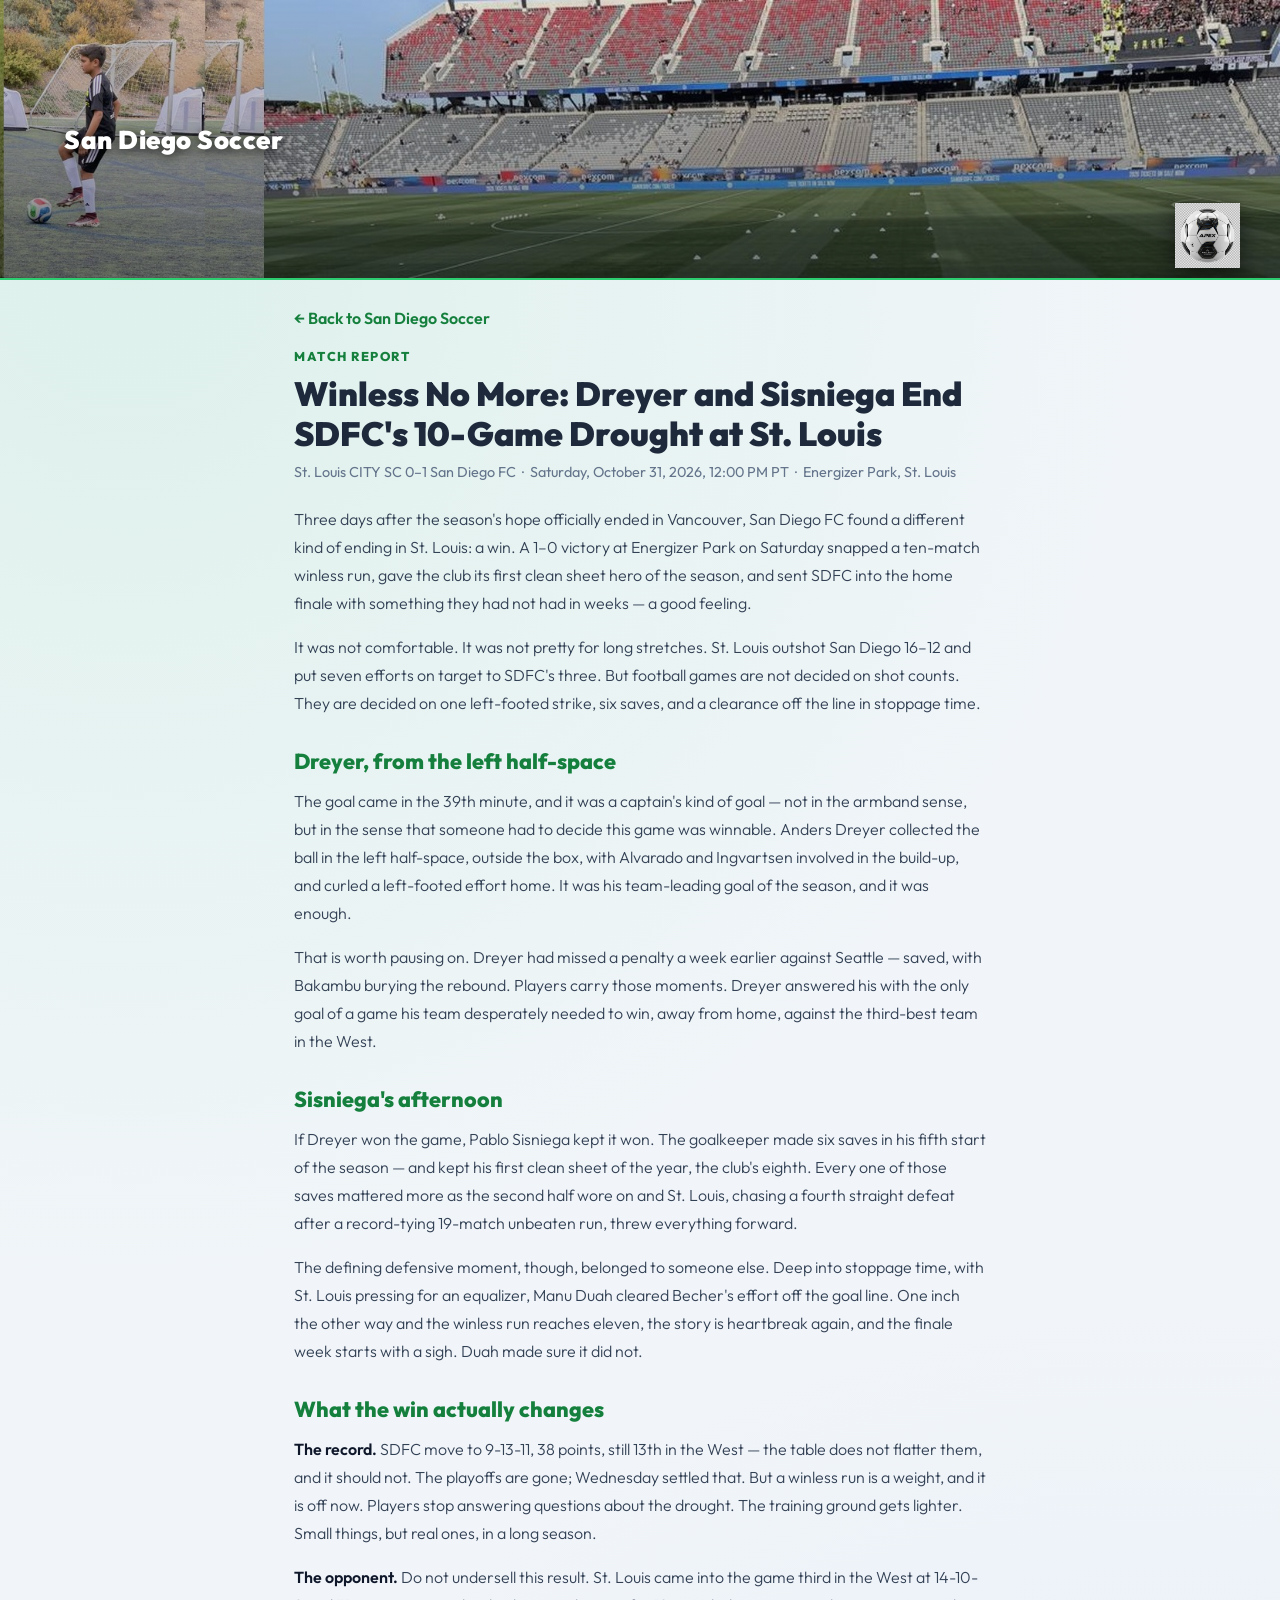
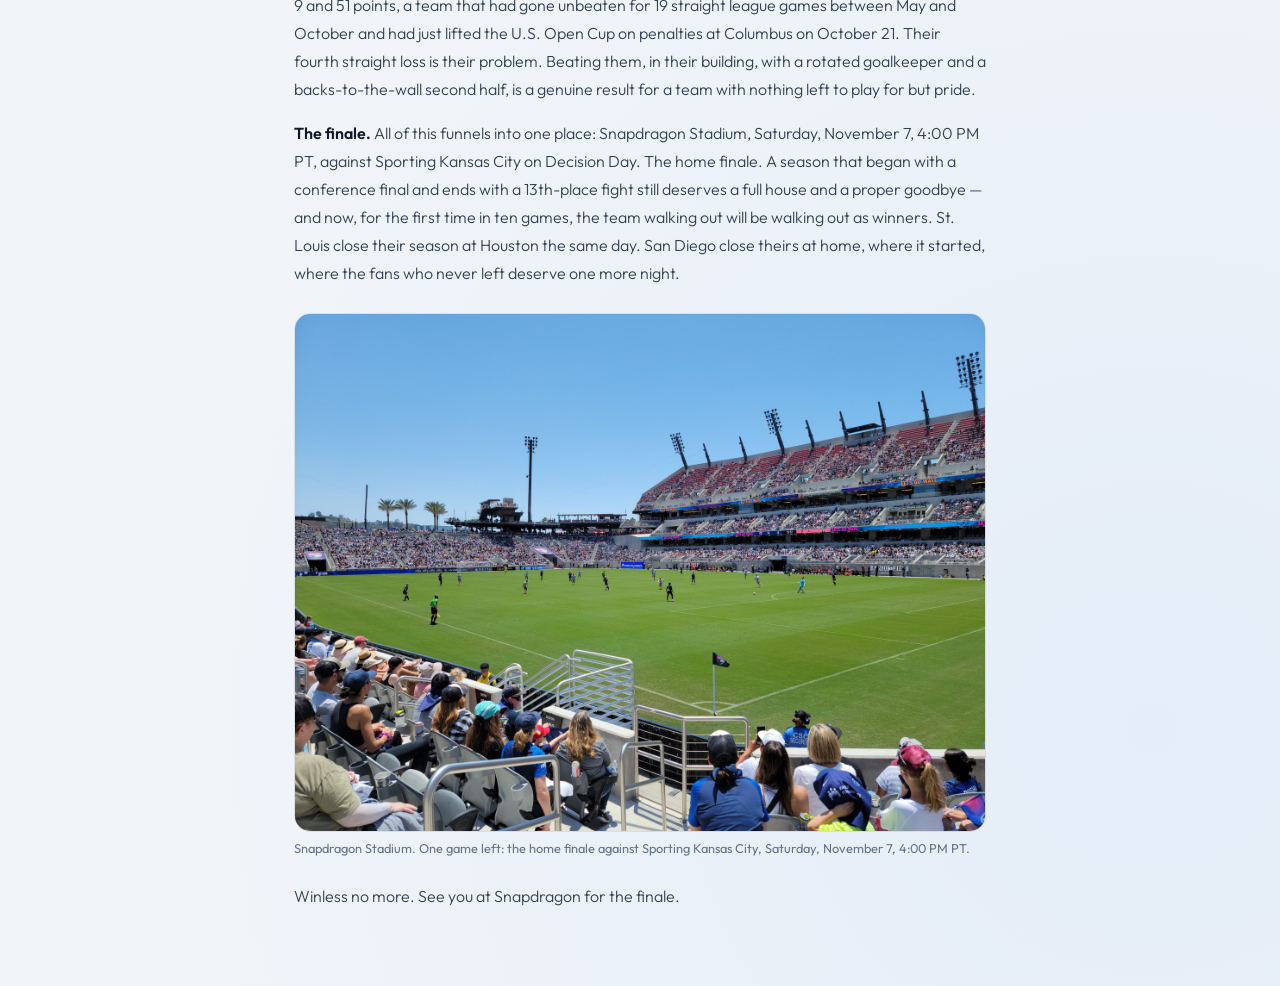
<file: sdfc-st-louis-1-0.html>
<!DOCTYPE html>
<html lang="en">
<head>
    <script async src="https://pagead2.googlesyndication.com/pagead/js/adsbygoogle.js?client=ca-pub-4543555000395830" crossorigin="anonymous"></script>
    <meta charset="UTF-8">
    <meta name="viewport" content="width=device-width, initial-scale=1.0">
    <title>Winless No More: Dreyer and Sisniega End SDFC's 10-Game Drought at St. Louis | San Diego Soccer</title>
    <meta name="description" content="San Diego FC beat St. Louis CITY SC 1–0 on October 31, 2026: Anders Dreyer's 39th-minute strike, six saves from Pablo Sisniega, a goal-line clearance at the death, and the end of a 10-match winless run.">
    <meta property="og:title" content="Winless No More: Dreyer and Sisniega End SDFC's 10-Game Drought at St. Louis">
    <meta property="og:description" content="Anders Dreyer's first-half strike and a first clean sheet of the season for Pablo Sisniega gave San Diego FC a 1–0 win at St. Louis — their first win in 10 games.">
    <meta property="og:image" content="https://soccer.nepaliboy.com/sdfc-snapdragon-soccer.jpg">
    <meta property="og:url" content="https://soccer.nepaliboy.com/sdfc-st-louis-1-0.html">
    <meta property="og:type" content="article">
    <meta name="twitter:card" content="summary_large_image">
    <link rel="stylesheet" href="style.css?v=7">
    <link rel="preconnect" href="https://fonts.googleapis.com">
    <link rel="preconnect" href="https://fonts.gstatic.com" crossorigin>
    <link href="https://fonts.googleapis.com/css2?family=Outfit:wght@300;400;600;800;900&display=swap" rel="stylesheet">
    <style>
        .article-wrap { max-width: 820px; margin: 0 auto; padding: 28px 5% 60px; }
        .article-kicker { color: var(--primary-dark); font-weight: 800; text-transform: uppercase; letter-spacing: 1.5px; font-size: 0.8rem; margin-bottom: 10px; }
        .article-wrap h1 { font-size: 2.1rem; font-weight: 900; line-height: 1.2; margin-bottom: 8px; }
        .article-meta { color: var(--text-dim); font-size: 0.9rem; margin-bottom: 24px; }
        .article-wrap h2 { font-size: 1.35rem; font-weight: 800; margin: 30px 0 12px; color: var(--primary-dark); }
        .article-wrap p { line-height: 1.75; margin-bottom: 16px; color: #334155; font-weight: 300; }
        .article-wrap p strong { font-weight: 600; color: #0f172a; }
        .article-wrap figure { margin: 26px 0; }
        .article-wrap figure img { width: 100%; border-radius: 16px; border: 1px solid var(--glass-border); display: block; }
        .article-wrap figcaption { font-size: 0.8rem; color: var(--text-dim); margin-top: 8px; }
        .back-link { display: inline-block; margin-bottom: 20px; color: var(--primary-dark); text-decoration: none; font-weight: 600; }
        .back-link:hover { text-decoration: underline; }
        @media (max-width: 768px) { .article-wrap h1 { font-size: 1.5rem; } }
    </style>
</head>
<body>
    <header class="hero-header">
        <img src="banner-mashup-v5.jpg" alt="San Diego soccer" class="header-bg">
        <div class="header-overlay"></div>
        <div class="banner-title">San Diego Soccer</div>
        <img src="soccer_ball.png" alt="Soccer Ball" class="ball ball-1">
    </header>

    <main class="article-wrap">
        <a class="back-link" href="index.html">← Back to San Diego Soccer</a>
        <div class="article-kicker">Match Report</div>
        <h1>Winless No More: Dreyer and Sisniega End SDFC's 10-Game Drought at St. Louis</h1>
        <div class="article-meta">St. Louis CITY SC 0–1 San Diego FC &nbsp;·&nbsp; Saturday, October 31, 2026, 12:00 PM PT &nbsp;·&nbsp; Energizer Park, St. Louis</div>

        <p>Three days after the season's hope officially ended in Vancouver, San Diego FC found a different kind of ending in St. Louis: a win. A 1–0 victory at Energizer Park on Saturday snapped a ten-match winless run, gave the club its first clean sheet hero of the season, and sent SDFC into the home finale with something they had not had in weeks — a good feeling.</p>

        <p>It was not comfortable. It was not pretty for long stretches. St. Louis outshot San Diego 16–12 and put seven efforts on target to SDFC's three. But football games are not decided on shot counts. They are decided on one left-footed strike, six saves, and a clearance off the line in stoppage time.</p>

        <h2>Dreyer, from the left half-space</h2>

        <p>The goal came in the 39th minute, and it was a captain's kind of goal — not in the armband sense, but in the sense that someone had to decide this game was winnable. Anders Dreyer collected the ball in the left half-space, outside the box, with Alvarado and Ingvartsen involved in the build-up, and curled a left-footed effort home. It was his team-leading goal of the season, and it was enough.</p>

        <p>That is worth pausing on. Dreyer had missed a penalty a week earlier against Seattle — saved, with Bakambu burying the rebound. Players carry those moments. Dreyer answered his with the only goal of a game his team desperately needed to win, away from home, against the third-best team in the West.</p>

        <h2>Sisniega's afternoon</h2>

        <p>If Dreyer won the game, Pablo Sisniega kept it won. The goalkeeper made six saves in his fifth start of the season — and kept his first clean sheet of the year, the club's eighth. Every one of those saves mattered more as the second half wore on and St. Louis, chasing a fourth straight defeat after a record-tying 19-match unbeaten run, threw everything forward.</p>

        <p>The defining defensive moment, though, belonged to someone else. Deep into stoppage time, with St. Louis pressing for an equalizer, Manu Duah cleared Becher's effort off the goal line. One inch the other way and the winless run reaches eleven, the story is heartbreak again, and the finale week starts with a sigh. Duah made sure it did not.</p>

        <h2>What the win actually changes</h2>

        <p><strong>The record.</strong> SDFC move to 9-13-11, 38 points, still 13th in the West — the table does not flatter them, and it should not. The playoffs are gone; Wednesday settled that. But a winless run is a weight, and it is off now. Players stop answering questions about the drought. The training ground gets lighter. Small things, but real ones, in a long season.</p>

        <p><strong>The opponent.</strong> Do not undersell this result. St. Louis came into the game third in the West at 14-10-9 and 51 points, a team that had gone unbeaten for 19 straight league games between May and October and had just lifted the U.S. Open Cup on penalties at Columbus on October 21. Their fourth straight loss is their problem. Beating them, in their building, with a rotated goalkeeper and a backs-to-the-wall second half, is a genuine result for a team with nothing left to play for but pride.</p>

        <p><strong>The finale.</strong> All of this funnels into one place: Snapdragon Stadium, Saturday, November 7, 4:00 PM PT, against Sporting Kansas City on Decision Day. The home finale. A season that began with a conference final and ends with a 13th-place fight still deserves a full house and a proper goodbye — and now, for the first time in ten games, the team walking out will be walking out as winners. St. Louis close their season at Houston the same day. San Diego close theirs at home, where it started, where the fans who never left deserve one more night.</p>

        <figure>
            <img src="sdfc-snapdragon-soccer.jpg" alt="Soccer match at Snapdragon Stadium">
            <figcaption>Snapdragon Stadium. One game left: the home finale against Sporting Kansas City, Saturday, November 7, 4:00 PM PT.</figcaption>
        </figure>

        <p>Winless no more. See you at Snapdragon for the finale.</p>
    </main>
</body>
</html>
</file>
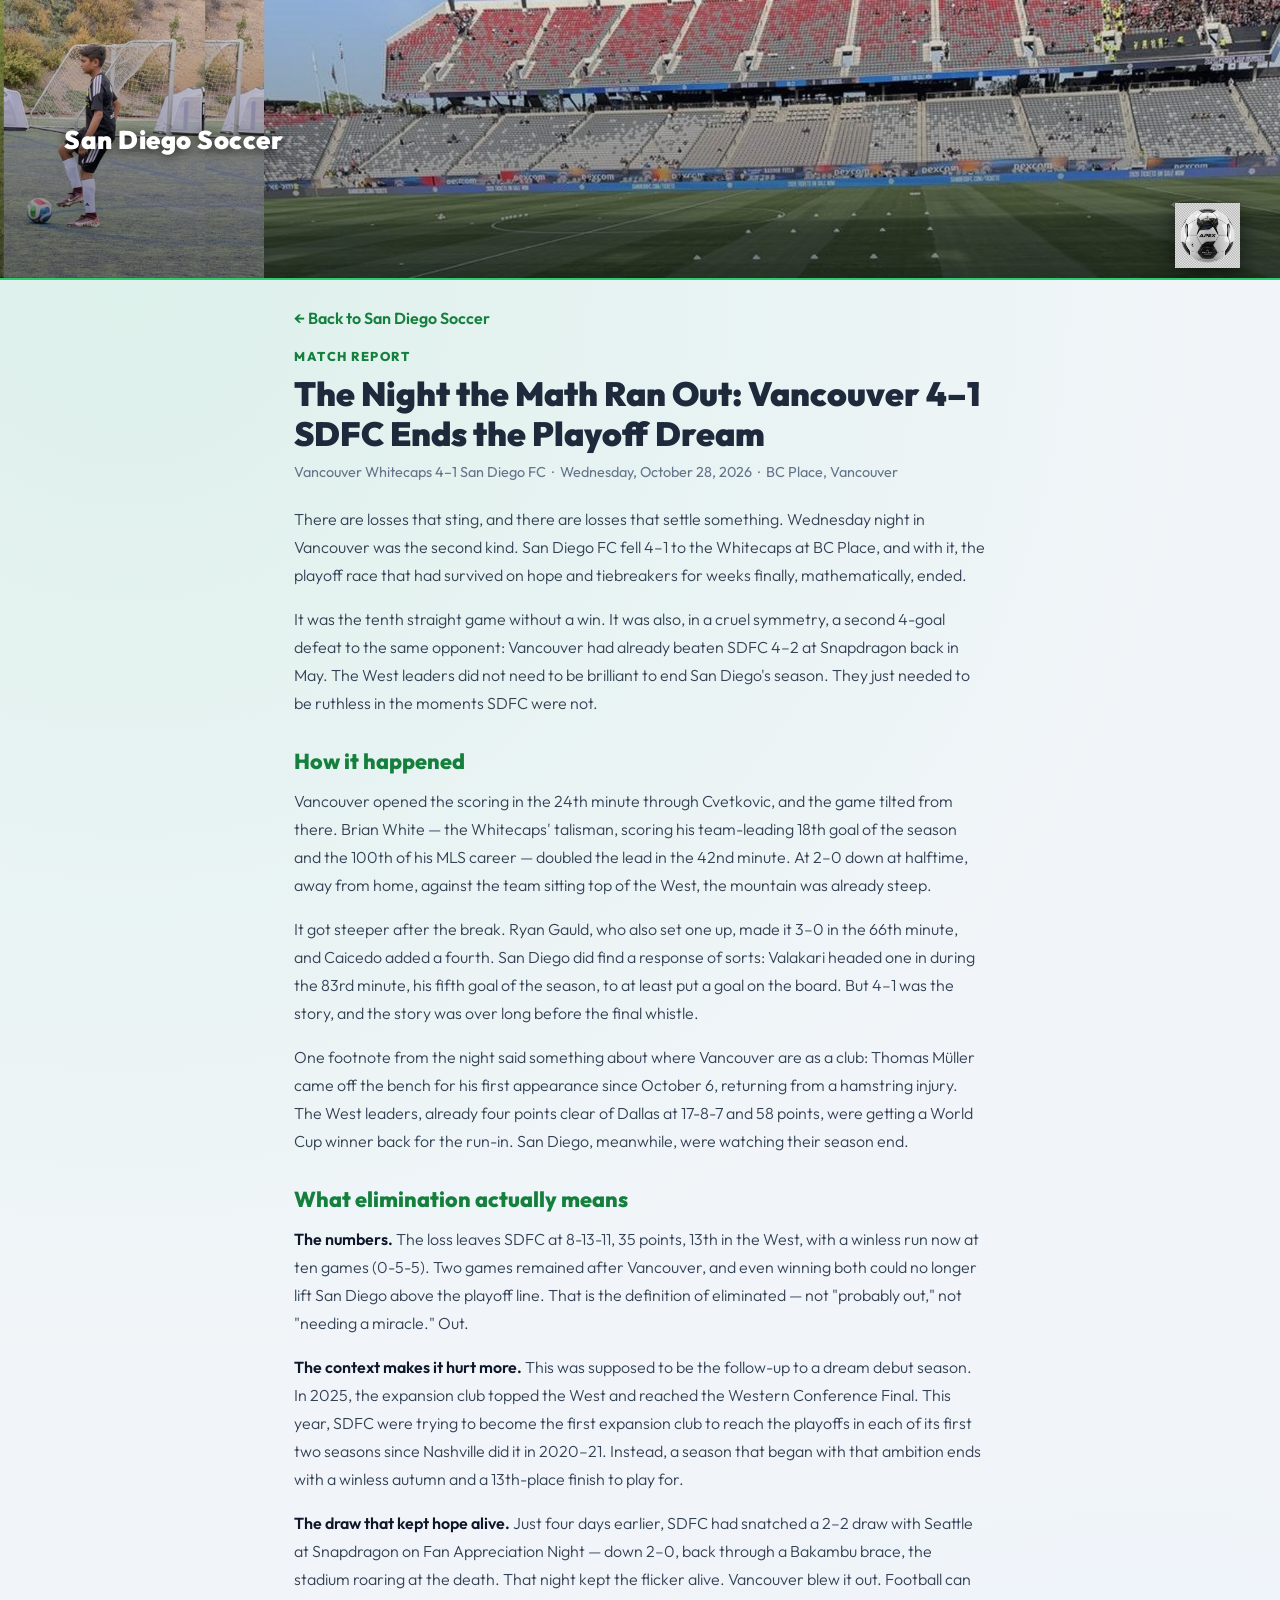
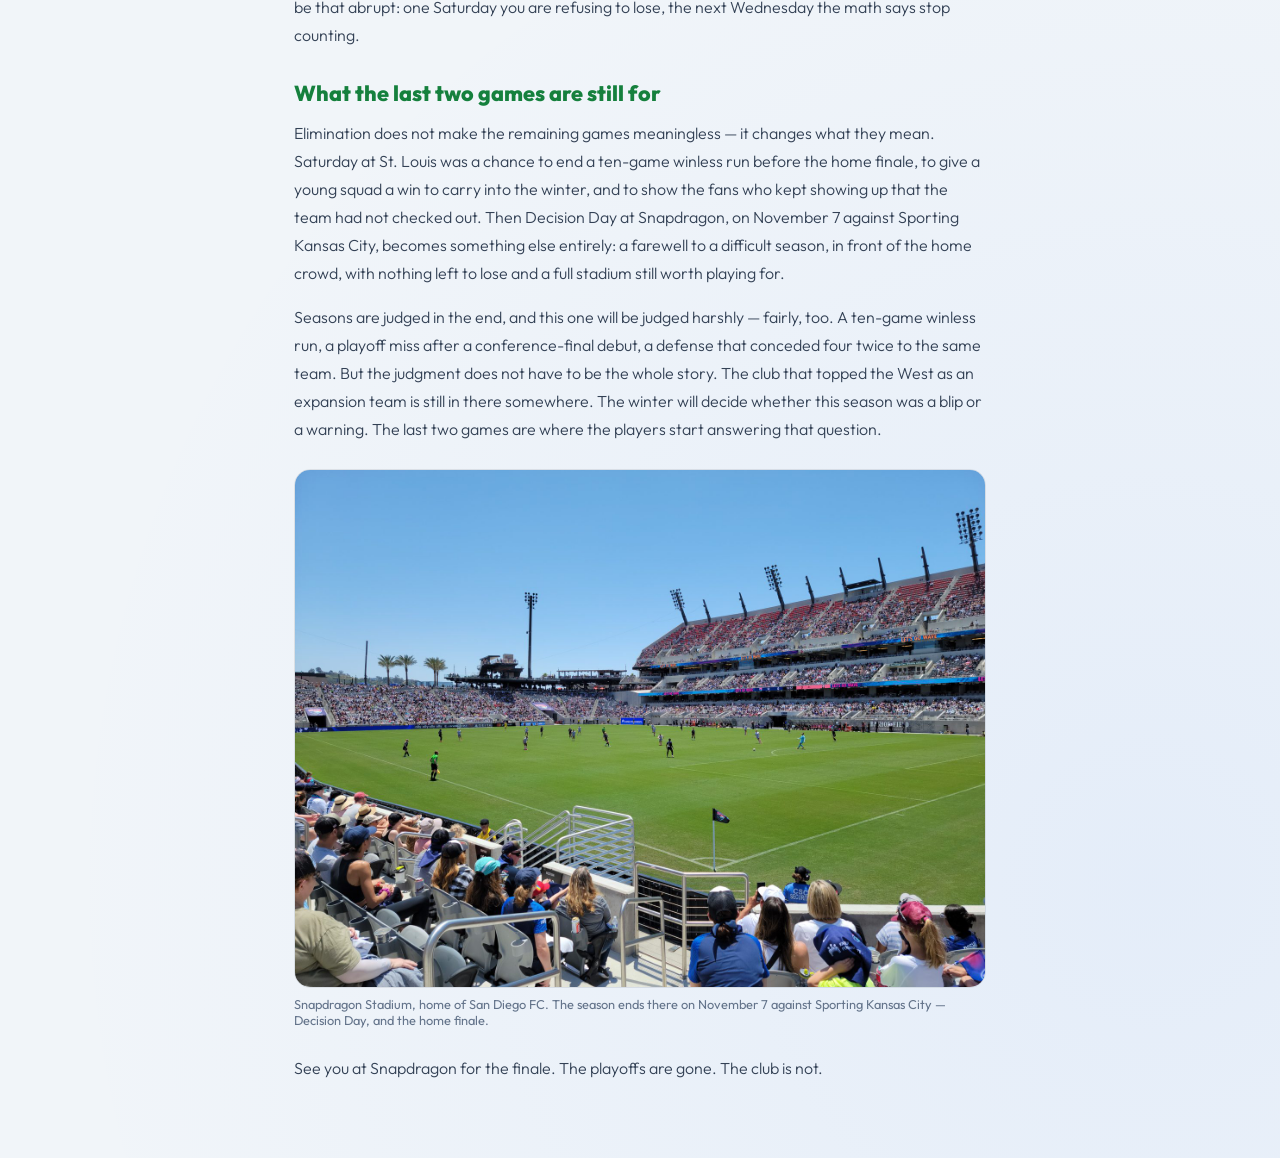
<file: sdfc-vancouver-1-4.html>
<!DOCTYPE html>
<html lang="en">
<head>
    <script async src="https://pagead2.googlesyndication.com/pagead/js/adsbygoogle.js?client=ca-pub-4543555000395830" crossorigin="anonymous"></script>
    <meta charset="UTF-8">
    <meta name="viewport" content="width=device-width, initial-scale=1.0">
    <title>The Night the Math Ran Out: Vancouver 4–1 SDFC Ends the Playoff Dream | San Diego Soccer</title>
    <meta name="description" content="San Diego FC's 4–1 loss at Vancouver on October 28, 2026 ended their playoff hopes: a 10-game winless run, a season that started with so much promise, and one game left that still matters.">
    <meta property="og:title" content="The Night the Math Ran Out: Vancouver 4–1 SDFC Ends the Playoff Dream">
    <meta property="og:description" content="A 4–1 loss at Vancouver ended San Diego FC's playoff hopes. What went wrong on the night, and what the final two games are still for.">
    <meta property="og:image" content="https://soccer.nepaliboy.com/sdfc-snapdragon-soccer.jpg">
    <meta property="og:url" content="https://soccer.nepaliboy.com/sdfc-vancouver-1-4.html">
    <meta property="og:type" content="article">
    <meta name="twitter:card" content="summary_large_image">
    <link rel="stylesheet" href="style.css?v=7">
    <link rel="preconnect" href="https://fonts.googleapis.com">
    <link rel="preconnect" href="https://fonts.gstatic.com" crossorigin>
    <link href="https://fonts.googleapis.com/css2?family=Outfit:wght@300;400;600;800;900&display=swap" rel="stylesheet">
    <style>
        .article-wrap { max-width: 820px; margin: 0 auto; padding: 28px 5% 60px; }
        .article-kicker { color: var(--primary-dark); font-weight: 800; text-transform: uppercase; letter-spacing: 1.5px; font-size: 0.8rem; margin-bottom: 10px; }
        .article-wrap h1 { font-size: 2.1rem; font-weight: 900; line-height: 1.2; margin-bottom: 8px; }
        .article-meta { color: var(--text-dim); font-size: 0.9rem; margin-bottom: 24px; }
        .article-wrap h2 { font-size: 1.35rem; font-weight: 800; margin: 30px 0 12px; color: var(--primary-dark); }
        .article-wrap p { line-height: 1.75; margin-bottom: 16px; color: #334155; font-weight: 300; }
        .article-wrap p strong { font-weight: 600; color: #0f172a; }
        .article-wrap figure { margin: 26px 0; }
        .article-wrap figure img { width: 100%; border-radius: 16px; border: 1px solid var(--glass-border); display: block; }
        .article-wrap figcaption { font-size: 0.8rem; color: var(--text-dim); margin-top: 8px; }
        .back-link { display: inline-block; margin-bottom: 20px; color: var(--primary-dark); text-decoration: none; font-weight: 600; }
        .back-link:hover { text-decoration: underline; }
        @media (max-width: 768px) { .article-wrap h1 { font-size: 1.5rem; } }
    </style>
</head>
<body>
    <header class="hero-header">
        <img src="banner-mashup-v5.jpg" alt="San Diego soccer" class="header-bg">
        <div class="header-overlay"></div>
        <div class="banner-title">San Diego Soccer</div>
        <img src="soccer_ball.png" alt="Soccer Ball" class="ball ball-1">
    </header>

    <main class="article-wrap">
        <a class="back-link" href="index.html">← Back to San Diego Soccer</a>
        <div class="article-kicker">Match Report</div>
        <h1>The Night the Math Ran Out: Vancouver 4–1 SDFC Ends the Playoff Dream</h1>
        <div class="article-meta">Vancouver Whitecaps 4–1 San Diego FC &nbsp;·&nbsp; Wednesday, October 28, 2026 &nbsp;·&nbsp; BC Place, Vancouver</div>

        <p>There are losses that sting, and there are losses that settle something. Wednesday night in Vancouver was the second kind. San Diego FC fell 4–1 to the Whitecaps at BC Place, and with it, the playoff race that had survived on hope and tiebreakers for weeks finally, mathematically, ended.</p>

        <p>It was the tenth straight game without a win. It was also, in a cruel symmetry, a second 4-goal defeat to the same opponent: Vancouver had already beaten SDFC 4–2 at Snapdragon back in May. The West leaders did not need to be brilliant to end San Diego's season. They just needed to be ruthless in the moments SDFC were not.</p>

        <h2>How it happened</h2>

        <p>Vancouver opened the scoring in the 24th minute through Cvetkovic, and the game tilted from there. Brian White — the Whitecaps' talisman, scoring his team-leading 18th goal of the season and the 100th of his MLS career — doubled the lead in the 42nd minute. At 2–0 down at halftime, away from home, against the team sitting top of the West, the mountain was already steep.</p>

        <p>It got steeper after the break. Ryan Gauld, who also set one up, made it 3–0 in the 66th minute, and Caicedo added a fourth. San Diego did find a response of sorts: Valakari headed one in during the 83rd minute, his fifth goal of the season, to at least put a goal on the board. But 4–1 was the story, and the story was over long before the final whistle.</p>

        <p>One footnote from the night said something about where Vancouver are as a club: Thomas Müller came off the bench for his first appearance since October 6, returning from a hamstring injury. The West leaders, already four points clear of Dallas at 17-8-7 and 58 points, were getting a World Cup winner back for the run-in. San Diego, meanwhile, were watching their season end.</p>

        <h2>What elimination actually means</h2>

        <p><strong>The numbers.</strong> The loss leaves SDFC at 8-13-11, 35 points, 13th in the West, with a winless run now at ten games (0-5-5). Two games remained after Vancouver, and even winning both could no longer lift San Diego above the playoff line. That is the definition of eliminated — not "probably out," not "needing a miracle." Out.</p>

        <p><strong>The context makes it hurt more.</strong> This was supposed to be the follow-up to a dream debut season. In 2025, the expansion club topped the West and reached the Western Conference Final. This year, SDFC were trying to become the first expansion club to reach the playoffs in each of its first two seasons since Nashville did it in 2020–21. Instead, a season that began with that ambition ends with a winless autumn and a 13th-place finish to play for.</p>

        <p><strong>The draw that kept hope alive.</strong> Just four days earlier, SDFC had snatched a 2–2 draw with Seattle at Snapdragon on Fan Appreciation Night — down 2–0, back through a Bakambu brace, the stadium roaring at the death. That night kept the flicker alive. Vancouver blew it out. Football can be that abrupt: one Saturday you are refusing to lose, the next Wednesday the math says stop counting.</p>

        <h2>What the last two games are still for</h2>

        <p>Elimination does not make the remaining games meaningless — it changes what they mean. Saturday at St. Louis was a chance to end a ten-game winless run before the home finale, to give a young squad a win to carry into the winter, and to show the fans who kept showing up that the team had not checked out. Then Decision Day at Snapdragon, on November 7 against Sporting Kansas City, becomes something else entirely: a farewell to a difficult season, in front of the home crowd, with nothing left to lose and a full stadium still worth playing for.</p>

        <p>Seasons are judged in the end, and this one will be judged harshly — fairly, too. A ten-game winless run, a playoff miss after a conference-final debut, a defense that conceded four twice to the same team. But the judgment does not have to be the whole story. The club that topped the West as an expansion team is still in there somewhere. The winter will decide whether this season was a blip or a warning. The last two games are where the players start answering that question.</p>

        <figure>
            <img src="sdfc-snapdragon-soccer.jpg" alt="Soccer match at Snapdragon Stadium">
            <figcaption>Snapdragon Stadium, home of San Diego FC. The season ends there on November 7 against Sporting Kansas City — Decision Day, and the home finale.</figcaption>
        </figure>

        <p>See you at Snapdragon for the finale. The playoffs are gone. The club is not.</p>
    </main>
</body>
</html>
</file>
<file: style.css>
:root {
    --primary: #2ecc71;
    --primary-dark: #15803d;
    --primary-glow: rgba(46, 204, 113, 0.35);
    --secondary: #27ae60;
    --bg-dark: #f1f5f9;
    --card-bg: #ffffff;
    --card-shadow: 0 2px 10px rgba(15, 23, 42, 0.07);
    --glass-border: rgba(15, 23, 42, 0.09);
    --text-main: #1e293b;
    --text-dim: #64748b;
    --accent: #3b82f6;
}

* {
    margin: 0;
    padding: 0;
    box-sizing: border-box;
}

body {
    font-family: 'Outfit', sans-serif;
    background-color: var(--bg-dark);
    background-image:
        radial-gradient(circle at 10% 10%, rgba(46, 204, 113, 0.10) 0%, transparent 40%),
        radial-gradient(circle at 90% 90%, rgba(59, 130, 246, 0.07) 0%, transparent 40%);
    color: var(--text-main);
    min-height: 100vh;
    overflow-x: hidden;
}

/* Scrollbar */
::-webkit-scrollbar { width: 8px; }
::-webkit-scrollbar-track { background: var(--bg-dark); }
::-webkit-scrollbar-thumb { background: #cbd5e1; border-radius: 10px; }
::-webkit-scrollbar-thumb:hover { background: #94a3b8; }

/* ======== HEADER BANNER ======== */
.hero-header {
    height: 280px;
    position: relative;
    overflow: hidden;
    border-bottom: 2px solid var(--primary);
}

.banner-title {
    position: absolute;
    left: 5%;
    top: 50%;
    transform: translateY(-50%);
    z-index: 2;
    font-size: 1.6rem;
    font-weight: 900;
    color: #fff;
    text-shadow: 0 2px 12px rgba(0, 0, 0, 0.85);
    letter-spacing: 0.5px;
    margin: 0;
}

.header-bg {
    position: absolute;
    inset: 0;
    width: 100%;
    height: 100%;
    object-fit: cover;
    object-position: center 60%;
}

.header-overlay {
    position: absolute;
    inset: 0;
    background: linear-gradient(rgba(8, 12, 20, 0.1), rgba(8, 12, 20, 0.5));
    z-index: 1;
}

.ball {
    position: absolute;
    z-index: 5;
    pointer-events: none;
    filter: drop-shadow(0 4px 12px rgba(0, 0, 0, 0.6));
}

.ball-1 { width: 65px; height: 65px; bottom: 10px; right: 40px; }

/* ======== MAIN LAYOUT ======== */
main.container {
    display: grid;
    grid-template-columns: 300px 1fr 300px;
    gap: 20px;
    padding: 18px 5%;
    max-width: 1600px;
    margin: 0 auto;
}

.column {
    display: flex;
    flex-direction: column;
    gap: 14px;
}

.column-title {
    font-size: 0.9rem;
    font-weight: 600;
    text-transform: uppercase;
    color: var(--text-dim);
    letter-spacing: 1.5px;
    margin-bottom: 10px;
    display: flex;
    align-items: center;
    gap: 10px;
}

.column-title::after {
    content: '';
    flex: 1;
    height: 1px;
    background: var(--glass-border);
}

/* ======== NEWS ======== */
.news-subsection {
    margin-bottom: 16px;
}

.subsection-title {
    font-size: 0.8rem;
    font-weight: 800;
    color: var(--primary-dark);
    text-transform: uppercase;
    margin-bottom: 12px;
    letter-spacing: 1px;
}

.news-list {
    display: flex;
    flex-direction: column;
    gap: 12px;
}

/* ======== FULL-WIDTH NEWS STRIPS ======== */
.global-news-section,
.transfer-news-section {
    max-width: 1600px;
    margin: 0 auto;
    padding: 4px 5% 24px;
}

.global-news-section .column-title,
.transfer-news-section .column-title {
    margin-bottom: 10px;
}

.global-news-grid,
.transfer-news-grid {
    display: grid;
    grid-template-columns: repeat(5, 1fr);
    gap: 12px;
}

@media (max-width: 1100px) {
    .global-news-grid,
    .transfer-news-grid {
        grid-template-columns: repeat(3, 1fr);
    }
}

@media (max-width: 768px) {
    .global-news-grid,
    .transfer-news-grid {
        grid-template-columns: 1fr 1fr;
    }
}

.news-card {
    display: block;
    text-decoration: none;
    color: inherit;
    background: var(--card-bg);
    border: 1px solid var(--glass-border);
    border-radius: 16px;
    padding: 15px;
    box-shadow: var(--card-shadow);
    transition: all 0.3s ease;
    cursor: pointer;
}

.news-card:hover {
    transform: translateY(-4px);
    border-color: var(--primary);
    background: #f8fafc;
    box-shadow: 0 10px 24px rgba(15, 23, 42, 0.10);
}

.news-date {
    font-size: 0.7rem;
    color: var(--primary-dark);
    font-weight: 600;
    margin-bottom: 4px;
}

.news-headline {
    font-size: 0.95rem;
    font-weight: 600;
    line-height: 1.4;
}

/* ======== FEATURED PICTURE ======== */
.featured-section {
    position: relative;
}

.picture-of-the-week-container {
    background: var(--card-bg);
    border: 1px solid var(--glass-border);
    border-radius: 24px;
    overflow: hidden;
    position: relative;
    box-shadow: var(--card-shadow);
}

.picture-of-the-week-container::before {
    content: '';
    position: absolute;
    inset: 0;
    box-shadow: inset 0 0 100px rgba(0,0,0,0.5);
    z-index: 1;
    pointer-events: none;
}

.featured-img {
    width: 100%;
    height: 500px;
    object-fit: cover;
    display: block;
    transition: transform 0.5s ease;
}

.picture-of-the-week-container:hover .featured-img {
    transform: scale(1.05);
}

.featured-overlay {
    position: absolute;
    bottom: 0;
    left: 0;
    right: 0;
    padding: 40px;
    background: linear-gradient(transparent, rgba(0,0,0,0.8));
    z-index: 2;
}

.featured-label {
    background: var(--primary);
    color: #000;
    padding: 4px 12px;
    border-radius: 4px;
    font-size: 0.75rem;
    font-weight: 800;
    text-transform: uppercase;
    display: inline-block;
    margin-bottom: 10px;
}

.featured-title {
    font-size: 1.7rem;
    font-weight: 900;
    margin-bottom: 5px;
}

.featured-date {
    font-size: 0.85rem;
    opacity: 0.75;
    margin-top: 4px;
}

/* ======== GALLERY ======== */
.gallery-grid {
    display: grid;
    grid-template-columns: repeat(2, 1fr);
    gap: 12px;
}

.thumb {
    width: 100%;
    aspect-ratio: 1;
    border-radius: 12px;
    object-fit: cover;
    border: 1px solid var(--glass-border);
    cursor: pointer;
    transition: all 0.3s ease;
}

.thumb:hover {
    border-color: var(--primary);
    transform: scale(0.95);
}

.upload-section {
    margin-top: 10px;
}

.btn-upload {
    width: 100%;
    padding: 10px;
    background: linear-gradient(135deg, var(--primary), var(--secondary));
    border: none;
    border-radius: 12px;
    color: #fff;
    font-weight: 700;
    font-size: 0.85rem;
    font-family: 'Outfit', sans-serif;
    cursor: pointer;
    display: flex;
    align-items: center;
    justify-content: center;
    gap: 10px;
    transition: all 0.3s ease;
    box-shadow: 0 10px 20px var(--primary-glow);
}

.btn-upload:hover {
    transform: translateY(-2px);
    box-shadow: 0 15px 30px var(--primary-glow);
}

.btn-upload:active {
    transform: translateY(0);
}

/* ======== MODAL ======== */
.modal {
    display: none;
    position: fixed;
    inset: 0;
    background: rgba(0, 0, 0, 0.8);
    backdrop-filter: blur(8px);
    z-index: 1000;
    align-items: center;
    justify-content: center;
}

.modal-content {
    background: #ffffff;
    border: 1px solid var(--glass-border);
    border-radius: 24px;
    padding: 40px;
    width: 90%;
    max-width: 400px;
    text-align: center;
    box-shadow: 0 24px 60px rgba(15, 23, 42, 0.18);
}

.modal-title {
    font-size: 1.5rem;
    font-weight: 800;
    margin-bottom: 10px;
}

.modal-desc {
    color: var(--text-dim);
    margin-bottom: 30px;
}

/* Verification Slider */
.verify-container {
    width: 100%;
    height: 60px;
    background: #e2e8f0;
    border-radius: 30px;
    position: relative;
    overflow: hidden;
    border: 1px solid var(--glass-border);
}

.verify-text {
    position: absolute;
    width: 100%;
    height: 100%;
    display: flex;
    align-items: center;
    justify-content: center;
    font-size: 0.9rem;
    color: var(--text-dim);
    pointer-events: none;
    z-index: 1;
}

.verify-handle {
    width: 50px;
    height: 50px;
    background: var(--primary);
    border-radius: 25px;
    position: absolute;
    top: 5px;
    left: 5px;
    cursor: grab;
    display: flex;
    align-items: center;
    justify-content: center;
    z-index: 2;
    transition: box-shadow 0.3s;
}

.verify-handle::after {
    content: '→';
    font-size: 1.5rem;
    color: #000;
}

.verify-handle:active {
    cursor: grabbing;
}

.verify-fill {
    position: absolute;
    height: 100%;
    background: rgba(46, 204, 113, 0.2);
    left: 0;
    top: 0;
    z-index: 0;
}

/* ======== ANALYSIS FEATURE ======== */
.analysis-card {
    display: block;
    text-decoration: none;
    color: inherit;
    background: var(--card-bg);
    border: 1px solid var(--glass-border);
    border-top: 4px solid var(--primary);
    border-radius: 20px;
    overflow: hidden;
    box-shadow: var(--card-shadow);
    transition: all 0.3s ease;
    cursor: pointer;
}

.analysis-card:hover {
    transform: translateY(-4px);
    border-color: var(--primary);
    box-shadow: 0 14px 30px rgba(15, 23, 42, 0.12);
}

.analysis-card img {
    width: 100%;
    height: 230px;
    object-fit: cover;
    display: block;
}

.analysis-body {
    padding: 16px 18px 18px;
}

.analysis-headline {
    font-size: 1.05rem;
    font-weight: 800;
    line-height: 1.35;
    margin: 6px 0 8px;
}

.analysis-tease {
    font-size: 0.9rem;
    color: var(--text-dim);
    line-height: 1.55;
}

.analysis-cta {
    display: inline-block;
    margin-top: 10px;
    font-size: 0.85rem;
    font-weight: 700;
    color: var(--primary-dark);
}

/* ======== RESPONSIVE ======== */
@media (max-width: 1100px) {
    main.container {
        grid-template-columns: 1fr 1fr;
    }
    .column:nth-child(3) {
        grid-column: span 2;
    }
}

@media (max-width: 768px) {
    main.container {
        grid-template-columns: 1fr;
    }
    .column:nth-child(3) {
        grid-column: span 1;
    }
    .featured-title {
        font-size: 1.25rem;
    }
    .hero-header {
        height: 150px;
    }
}
</file>
